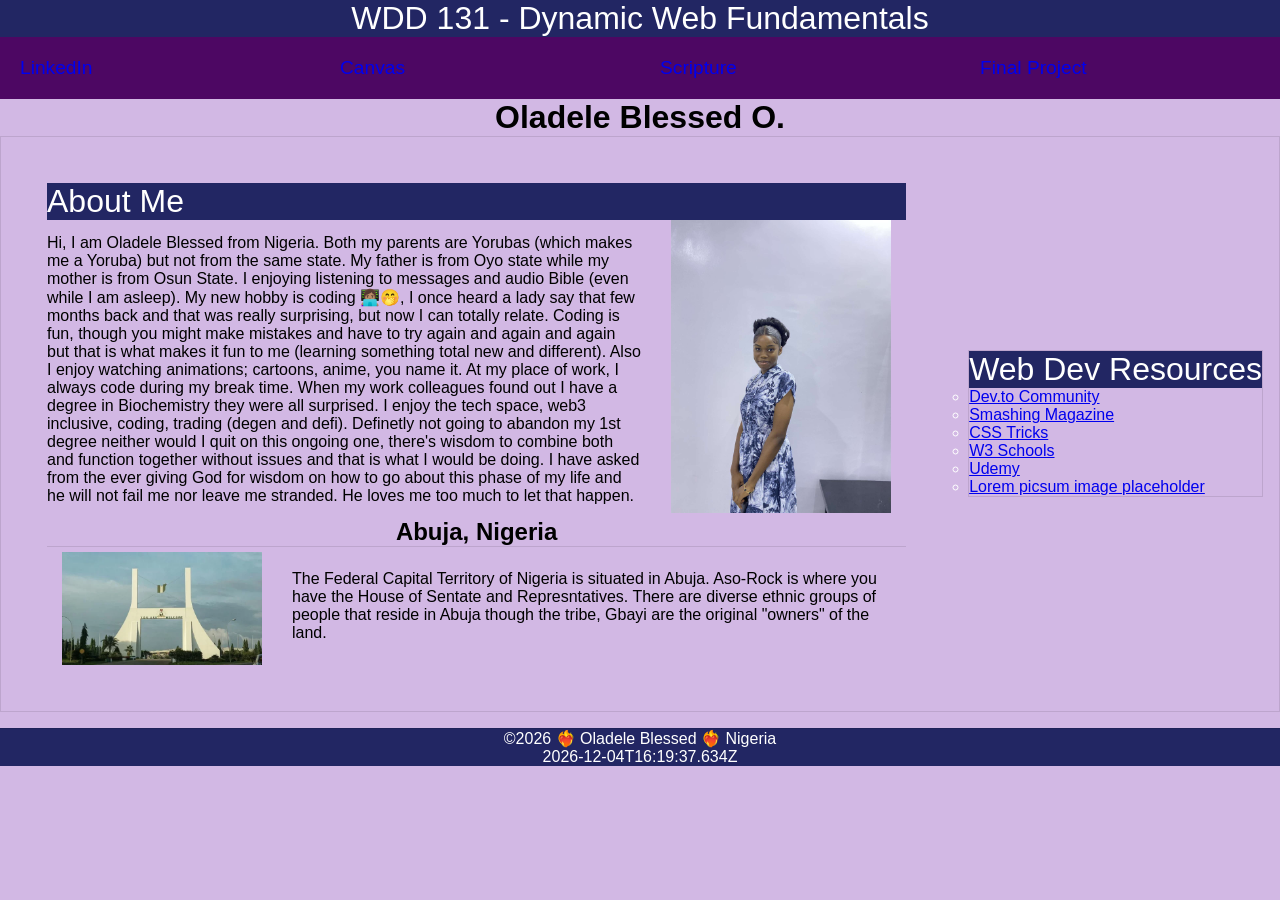
<file: index.html>
<!DOCTYPE html>
<html lang="en">

<head>
    <meta charset="UTF-8">
    <meta name="viewport" content="width=device-width, initial-scale=1.0">
    <title>WDD 131 - Dynamic Web Fundamentals - Oladele Blessed</title>
    <meta name="description" content="WDD 131 - Dynamic Web Fundamentals - Oladele Blessed My course landing page.">
    <meta name="author" content="Oladele Blessed">
    <link rel="stylesheet" href="styles/base.css">
    <link rel="preconnect" href="https://fonts.googleapis.com">
    <link rel="preconnect" href="https://fonts.gstatic.com" crossorigin>
    <link href="https://fonts.googleapis.com/css2?family=League+Spartan:wght@100..900&display=swap" rel="stylesheet">
    <script src="scripts/getdates.js" defer></script>
</head>

<body>
    <header>
        <span id="course-title">WDD 131 - Dynamic Web Fundamentals</span>
        <nav>
            <ul>
                <li><a href="https://www.linkedin.com/in/blessedoladele/">LinkedIn</a></li>
                <li><a href="https://byupw.instructure.com/">Canvas</a></li>
                <li><a
                        href="https://www.churchofjesuschrist.org/study/scriptures/nt/rom/8?lang=eng#note1_c">Scripture</a>
                </li>
                <li><a href="https://byupw.instructure.com/courses/47250/assignments/635804?module_item_id=1909189">Final
                        Project</a></li>
            </ul>
        </nav>
    </header>
    <main>
        <h1>Oladele Blessed O.</h1>
        <div class="sep">
            <section class="card" id="about">
                <span class="about">About Me</span>
                <div class="card1">
                    <p class="me">Hi, I am Oladele Blessed from Nigeria. Both my parents are Yorubas (which makes me a
                        Yoruba) but not from the same state. My father is from Oyo state while my mother is from
                        Osun State. I enjoying listening to messages and audio Bible (even while I am asleep). My
                        new hobby is coding 👩🏽‍💻🤭, I once heard a lady say that few months back and that was really
                        surprising, but now I can totally relate. Coding is fun, though you might make mistakes
                        and have to try again and again and again but that is what makes it fun to me (learning
                        something total new and different). Also I enjoy watching animations; cartoons, anime,
                        you name it. At my place of work, I always code during my break time. When my work colleagues
                        found out I have a degree in Biochemistry they were all surprised. I enjoy the tech space,
                        web3 inclusive, coding, trading (degen and defi). Definetly not going to abandon my 1st degree
                        neither would I quit on this ongoing one, there's wisdom to combine both and function together
                        without issues and that is what I would be doing. I have asked from the ever giving God for
                        wisdom
                        on how to go about this phase of my life and he will not fail me nor leave me stranded.
                        He loves me too much to let that happen.
                    </p>
                    <img src="./images/profile.jpg" alt="Blessed in a blue floral pattern gown">
                </div>
                <h2>Abuja, Nigeria</h2>
                <div class="card2">
                    <img src="./images/fct-abuja.webp" alt="Federal Capital Territory, Abuja.">
                    <p class="FCT">The Federal Capital Territory of Nigeria is situated in Abuja. Aso-Rock is where you
                        have
                        the House of
                        Sentate and Represntatives. There are diverse ethnic groups of people that reside in
                        Abuja though the tribe,
                        Gbayi are the original "owners" of the land.</p>
                </div>
            </section>
            <section class="card" id="dev">
                <div>
                    <span class="wed">Web Dev Resources</span>
                    <div class="dev">
                        <ul>
                            <li><a href="https://dev.to">Dev.to Community</a></li>
                            <li><a href="https://www.smashingmagazine.com">Smashing Magazine</a></li>
                            <li><a href="https://css-tricks.com">CSS Tricks</a></li>
                            <li><a href="https://www.w3schools.com">W3 Schools</a></li>
                            <li><a href="https://www.udemy.com">Udemy</a></li>
                            <li><a
                                    href="https://byupw.instructure.com/courses/47250/assignments/635804?module_item_id=1909189">Lorem
                                    picsum image placeholder</a></li>
                        </ul>
                    </div>
                </div>
            </section>
        </div>
    </main>
    <footer>
        <p>&copy;<span id="currentyear"></span> ❤️‍🔥 Oladele Blessed ❤️‍🔥 Nigeria</p>
        <p id="lastModified"></p>
    </footer>
</body>

</html>
</file>
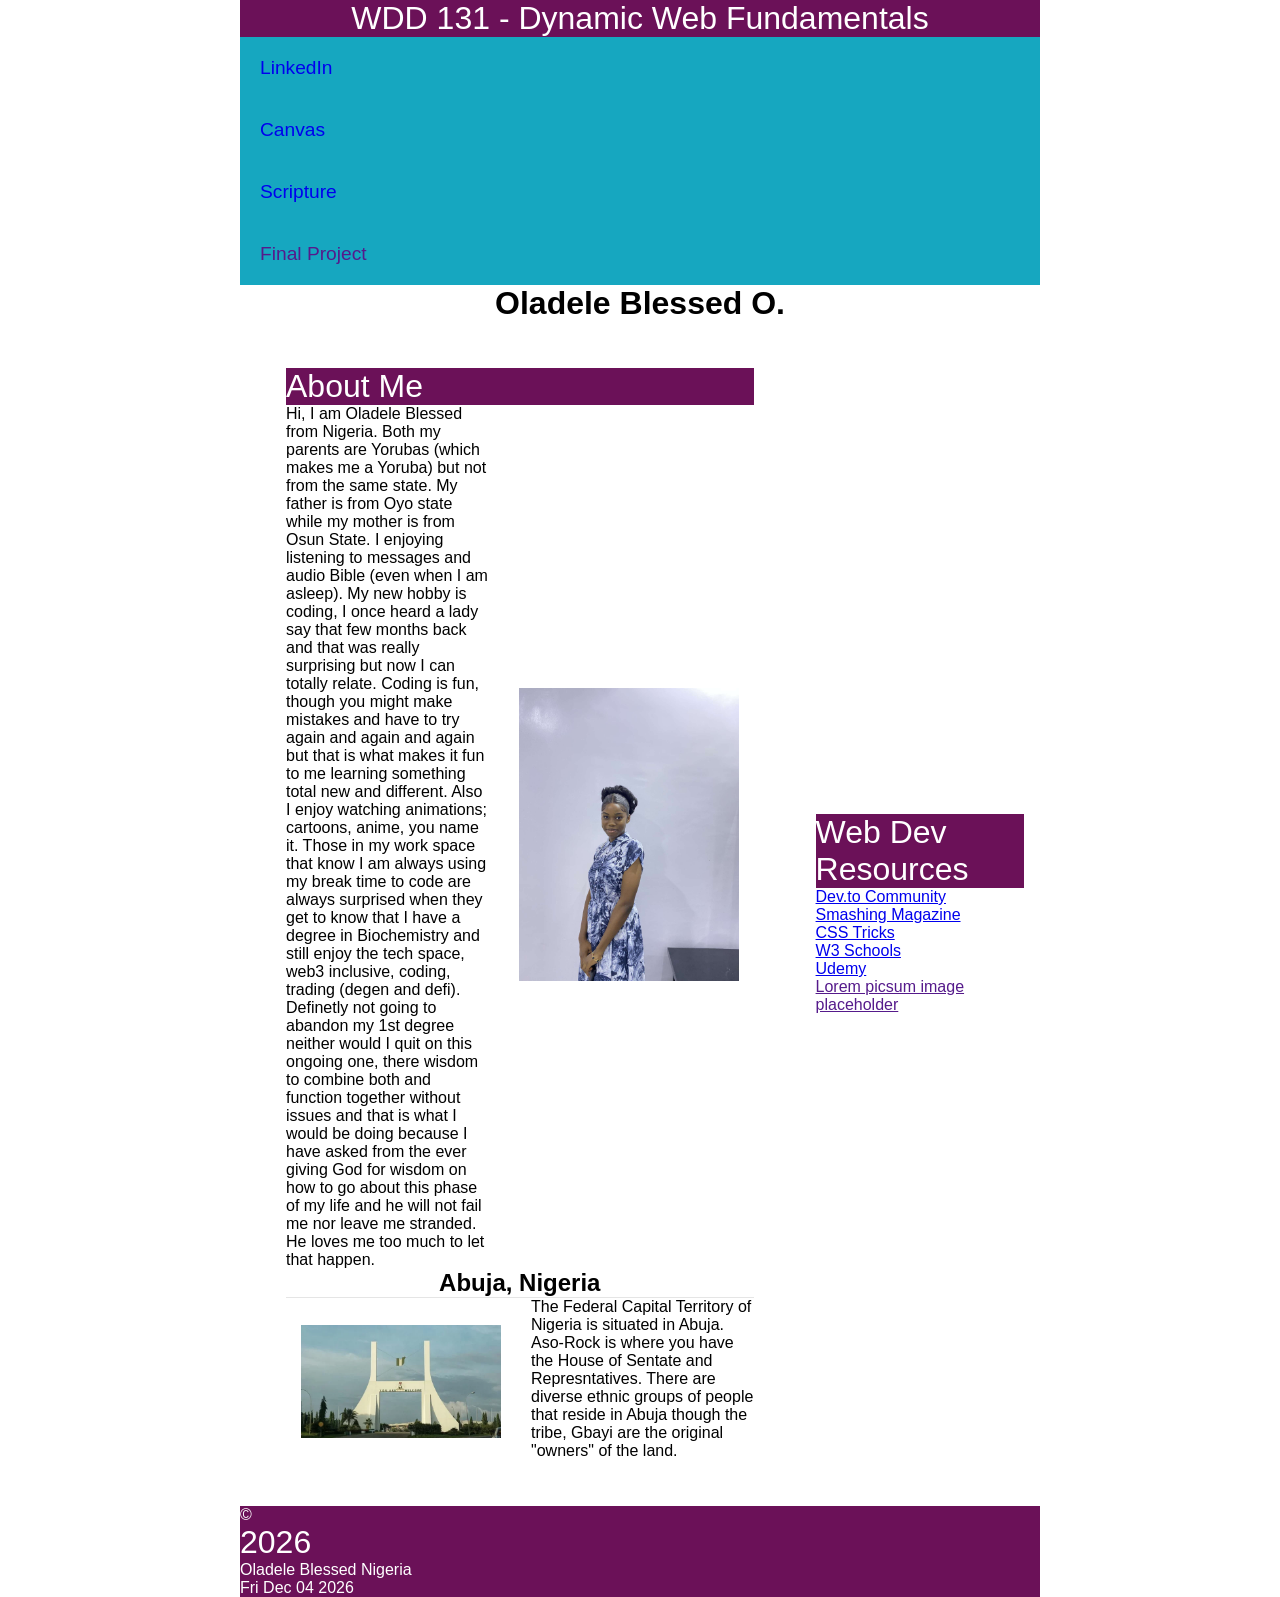
<file: week01/index.html>
<!DOCTYPE html>
<html lang="en">

<head>
    <meta charset="UTF-8">
    <meta name="viewport" content="width=device-width, initial-scale=1.0">
    <title>WDD 131 - Dynamic Web Fundamentals - Oladele Blessed</title>
    <meta name="description" content="WDD 131 - Dynamic Web Fundamentals - Oladele Blessed My course landing page.">
    <meta name="author" content="Oladele Blessed">
    <link rel="stylesheet" href="styles/base.css">
    <script src="./scripts/getdates.js" defer></script>
</head>

<body>
    <header>
        <span id="course-title">WDD 131 - Dynamic Web Fundamentals</span>
        <nav>
            <ul>
                <li><a href="https://www.linkedin.com/in/blessedoladele/">LinkedIn</a></li>
                <li><a href="https://byupw.instructure.com/">Canvas</a></li>
                <li><a
                        href="https://www.churchofjesuschrist.org/study/scriptures/nt/rom/8?lang=eng#note1_c">Scripture</a>
                </li>
                <li><a href="">Final Project</a></li>
            </ul>
        </nav>
    </header>
    <main>
        <h1>Oladele Blessed O.</h1>
        <div class="sep">
            <section class="card" id="about">
                <span>About Me</span>
                <div class="card1">
                    <p class="me">Hi, I am Oladele Blessed from Nigeria. Both my parents are Yorubas (which makes me a
                        Yoruba) but not from the same state. My father is from Oyo state while my mother is from
                        Osun State. I enjoying listening to messages and audio Bible (even when I am asleep). My
                        new hobby is coding, I once heard a lady say that few months back and that was really
                        surprising but now I can totally relate. Coding is fun, though you might make mistakes
                        and have to try again and again and again but that is what makes it fun to me learning
                        something total new and different. Also I enjoy watching animations; cartoons, anime,
                        you name it. Those in my work space that know I am always using my break time to code
                        are always surprised when they get to know that I have a degree in Biochemistry and
                        still enjoy the tech space, web3 inclusive, coding, trading (degen and defi). Definetly
                        not going to abandon my 1st degree neither would I quit on this ongoing one, there
                        wisdom to combine both and function together without issues and that is what I would be
                        doing because I have asked from the ever giving God for wisdom on how to go about this
                        phase of my life and he will not fail me nor leave me stranded. He loves me too much to
                        let that happen.
                    </p>
                    <img src="./images/profile.jpg" alt="Blessed in a blue floral pattern gown">
                </div>
                <h2>Abuja, Nigeria</h2>
                <div class="card2">
                    <img src="./images/fct-abuja.webp" alt="Federal Capital Territory, Abuja.">
                    <p class="FCT">The Federal Capital Territory of Nigeria is situated in Abuja. Aso-Rock is where you
                        have
                        the House of
                        Sentate and Represntatives. There are diverse ethnic groups of people that reside in
                        Abuja though the tribe,
                        Gbayi are the original "owners" of the land.</p>
                </div>
            </section>
            <section class="card" id="dev">
                <span>Web Dev Resources</span>
                <p>
                <ul>
                    <li><a href="https://dev.to">Dev.to Community</a></li>
                    <li><a href="https://www.smashingmagazine.com">Smashing Magazine</a></li>
                    <li><a href="https://css-tricks.com">CSS Tricks</a></li>
                    <li><a href="https://www.w3schools.com">W3 Schools</a></li>
                    <li><a href="https://www.udemy.com">Udemy</a></li>
                    <li><a href="">Lorem picsum image placeholder</a></li>
                </ul>
                </p>
            </section>
        </div>
    </main>
    <footer>
        <p>&copy;<span id="currentyear"></span> Oladele Blessed Nigeria</p>
        <p id="lastModified"></p>
    </footer>
</body>

</html>
</file>
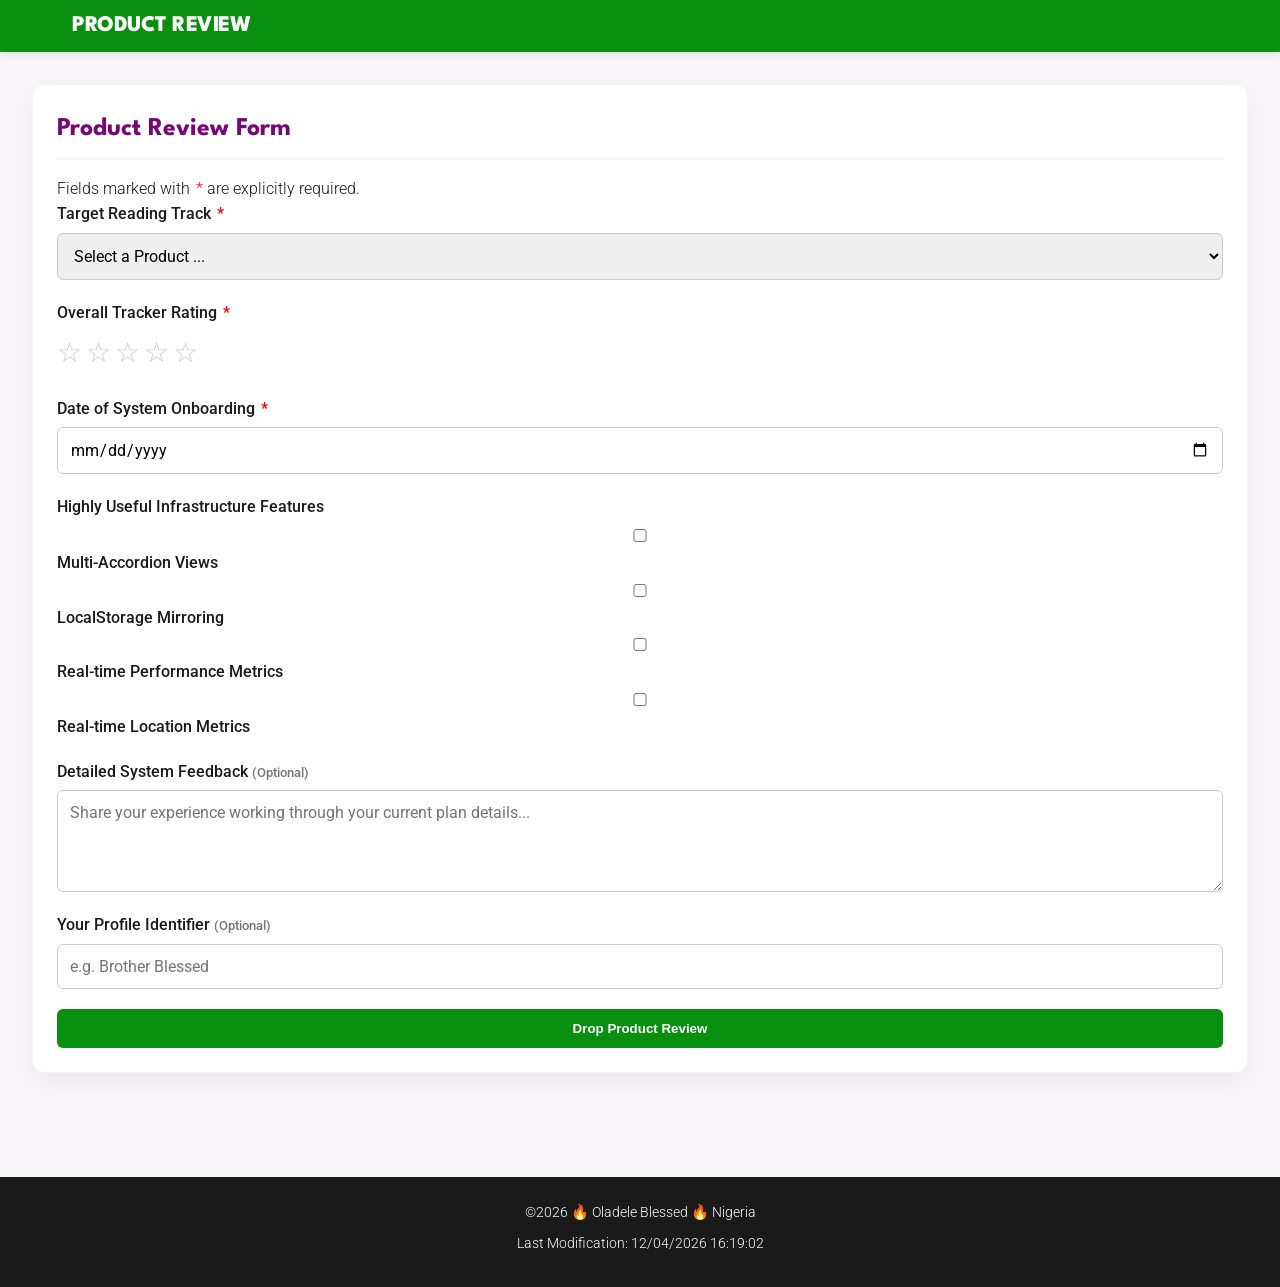
<file: form.html>
<!DOCTYPE html>
<html lang="en">
<head>
    <meta charset="UTF-8">
    <meta name="viewport" content="width=device-width, initial-scale=1.0">
    <title>Product Review</title>
    <meta name="description" content="WDD 131 | Basic Fundamentals in Web Development| Product review form for week 5">
    <meta name="author" content="Oladele Blessed">
    <link rel="preconnect" href="https://fonts.googleapis.com">
    <link rel="preconnect" href="https://fonts.gstatic.com" crossorigin>
    <link rel="stylesheet" href="https://fonts.googleapis.com/css2?family=League+Spartan:wght@400;600;800&family=Roboto:wght@300;400;500;700&display=swap">
    <link rel="stylesheet" href="styles/form.css">
    <link rel="stylesheet" href="styles/form-large.css">
    <script src="scripts/form.js" defer></script>
</head>
<body>
    <header>
        <div class="header-container">
            <div class="logo-area">
                <span class="brand-title">PRODUCT REVIEW</span>
            </div>
        </div>
    </header>
    <main>
        <div class="card">
            <h2>Product Review Form</h2>
            <p class="form-instruction">Fields marked with <span class="req">*</span> are explicitly required.</p>
            
            <form method="get" action="review.html" id="reviewForm" class="styled-form">
                <div class="form-group">
                    <label for="productName">Target Reading Track <span class="req">*</span></label>
                    <select id="productName" name="productName" required>
                        <option value="" disabled selected>Select a Product ...</option>
                    </select>
                </div>

                <div class="form-group">
                    <label>Overall Tracker Rating <span class="req">*</span></label>
                    <div class="star-rating-group" role="radiogroup" aria-label="Star rating selection">
                        <input type="radio" id="star5" name="rating" value="5" required><label for="star5" title="5 stars">☆</label>
                        <input type="radio" id="star4" name="rating" value="4" required><label for="star4" title="4 stars">☆</label>
                        <input type="radio" id="star3" name="rating" value="3" required><label for="star3" title="3 stars">☆</label>
                        <input type="radio" id="star2" name="rating" value="2" required><label for="star2" title="2 stars">☆</label>
                        <input type="radio" id="star1" name="rating" value="1" required><label for="star1" title="1 star">☆</label>
                    </div>
                </div>

                <div class="form-group">
                    <label for="dateInstall">Date of System Onboarding <span class="req">*</span></label>
                    <input type="date" id="dateInstall" name="dateInstall" required>
                </div>

                <div class="form-group">
                    <label>Highly Useful Infrastructure Features</label>
                    <div class="checkbox-row">
                        <input type="checkbox" name="features" id="cb1" value="accordion"><label class="check-label">Multi-Accordion Views</label>
                        <input type="checkbox" name="features" id="cb2" value="localstorage"><label class="check-label">LocalStorage Mirroring</label>
                        <input type="checkbox" name="features" id="cb3" value="metrics"><label class="check-label">Real-time Performance Metrics</label>
                        <input type="checkbox" name="features" id="cb4" value="location"><label class="check-label">Real-time Location Metrics</label>
                    </div>
                </div>

                <div class="form-group">
                    <label for="writtenReview">Detailed System Feedback <span class="optional">(Optional)</span></label>
                    <textarea id="writtenReview" name="writtenReview" rows="4" placeholder="Share your experience working through your current plan details..."></textarea>
                </div>

                <div class="form-group">
                    <label for="reviewerName">Your Profile Identifier <span class="optional">(Optional)</span></label>
                    <input type="text" id="reviewerName" name="reviewerName" placeholder="e.g. Brother Blessed">
                </div>

                <button type="submit" class="submit-button">Drop Product Review</button>
            </form>
        </div>
    </main>
    <footer>
        <div class="footcon">
            <p>&copy;<span id="currentyear"></span> 🔥 Oladele Blessed 🔥 Nigeria</p>
            <p>Last Modification: <span id="lastModified"></span></p>
        </div>
    </footer>
</body>
</html>
</file>
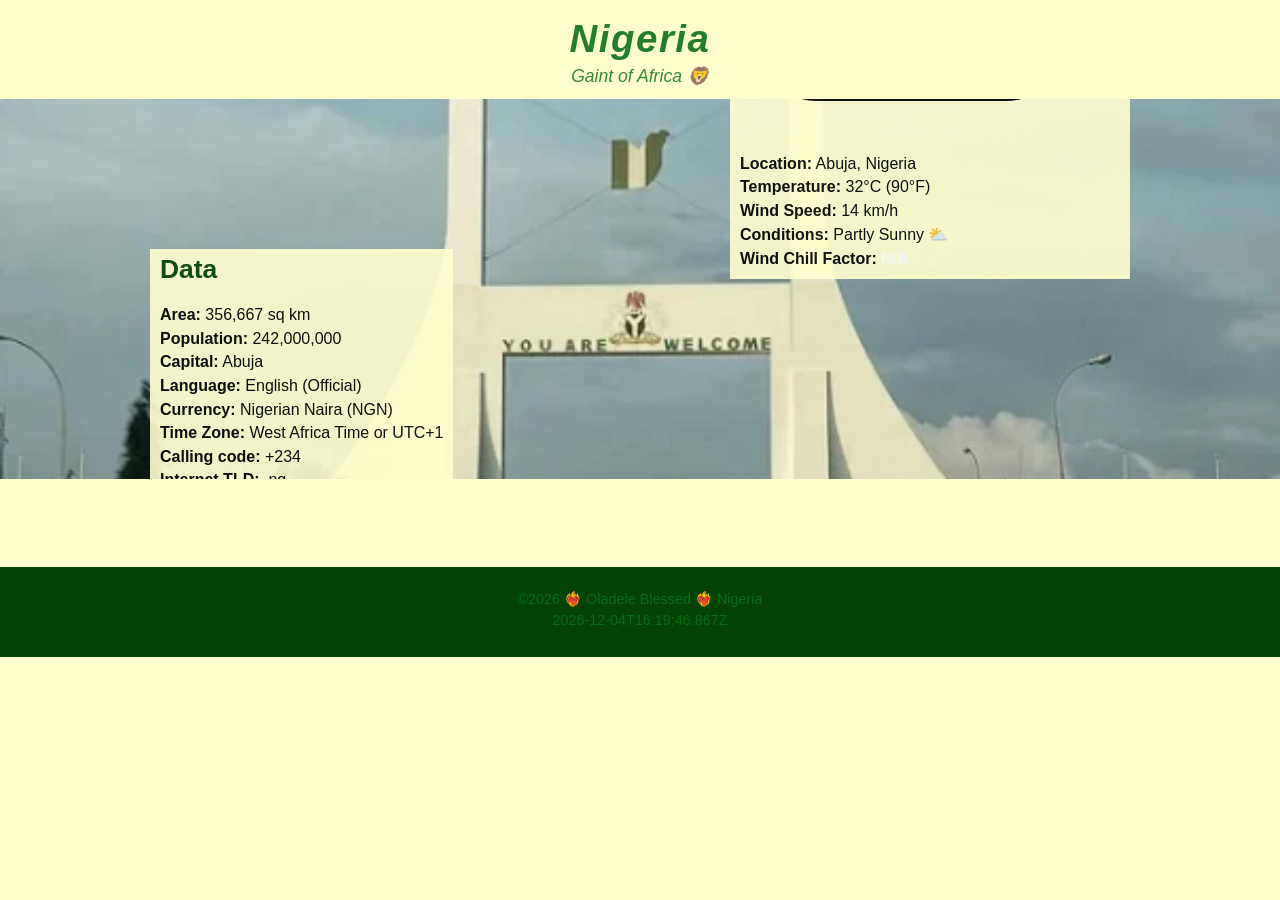
<file: place.html>
<!DOCTYPE html>
<html lang="en">

<head>
    <meta charset="UTF-8">
    <meta name="viewport" content="width=device-width, initial-scale=1.0">
    <title>WDD 131 - Place - Oladele Blessed</title>
    <meta name="description" content="WDD 131 - Dynamic Web Fundamentals - Oladele Blessed My course landing page.">
    <meta name="author" content="Oladele Blessed">
    <link rel="stylesheet" href="styles/place.css">
    <link rel="stylesheet" href="styles/place-large.css">
    <link rel="preconnect" href="https://fonts.googleapis.com">
    <link rel="preconnect" href="https://fonts.gstatic.com" crossorigin>
    <link href="https://fonts.googleapis.com/css2?family=League+Spartan:wght@100..900&display=swap" rel="stylesheet">
    <script src="scripts/place.js" defer></script>
</head>

<body>
    <header>
        <h1>Nigeria</h1>
        <p class="tagline">Gaint of Africa 🦁</p>
    </header>

    <div class="hero">
        <picture>
            <source media="(min-width: 768px)" srcset="images/fct-abuja.webp">
            <img src="images/fct-abuja.webp" alt="Aerial view of FCT, Nigeria" width="1200" height="600"
                loading="eager" />
        </picture>
        <div class="container">
            <section class="data">
                <h2 class="data-heading">Data</h2>
                <div class="data-content">
                    <div class="data-details">
                        <p><strong>Area:</strong> 356,667 sq km</p>
                        <p><strong>Population:</strong> 242,000,000</p>
                        <p><strong>Capital:</strong> Abuja</p>
                        <p><strong>Language:</strong> English (Official)</p>
                        <p><strong>Currency:</strong> Nigerian Naira (NGN)</p>
                        <p><strong>Time Zone:</strong> West Africa Time or UTC+1</p>
                        <p><strong>Calling code:</strong> +234</p>
                        <p><strong>Internet TLD:</strong> .ng</p>
                    </div>
                </div>
            </section>

            <section class="weather">
                <h2 class="weather-heading">Data <span class="weather-icon"><img src="images/cloud-sun-solid-full.svg"
                            alt="Weather Icon"></span></h2>
                <div class="weather-content">
                    <div class="weather-details">
                        <p><strong>Location:</strong> Abuja, Nigeria</p>
                        <p><strong>Temperature:</strong> 32°C (90°F)</p>
                        <p><strong>Wind Speed:</strong> 14 km/h</p>
                        <p><strong>Conditions:</strong> Partly Sunny ⛅</p>
                        <p><strong>Wind Chill Factor:</strong> <span id="wind-chill">Calculating...</span></p>
                    </div>
                </div>
            </section>
        </div>
    </div>
    <main>
        <!-- main can be minimal since content is in hero -->
    </main>
    <footer>
        <p>&copy;<span id="currentyear"></span> ❤️‍🔥 Oladele Blessed ❤️‍🔥 Nigeria</p>
        <p id="lastModified"></p>
    </footer>
</body>

</html>
</file>
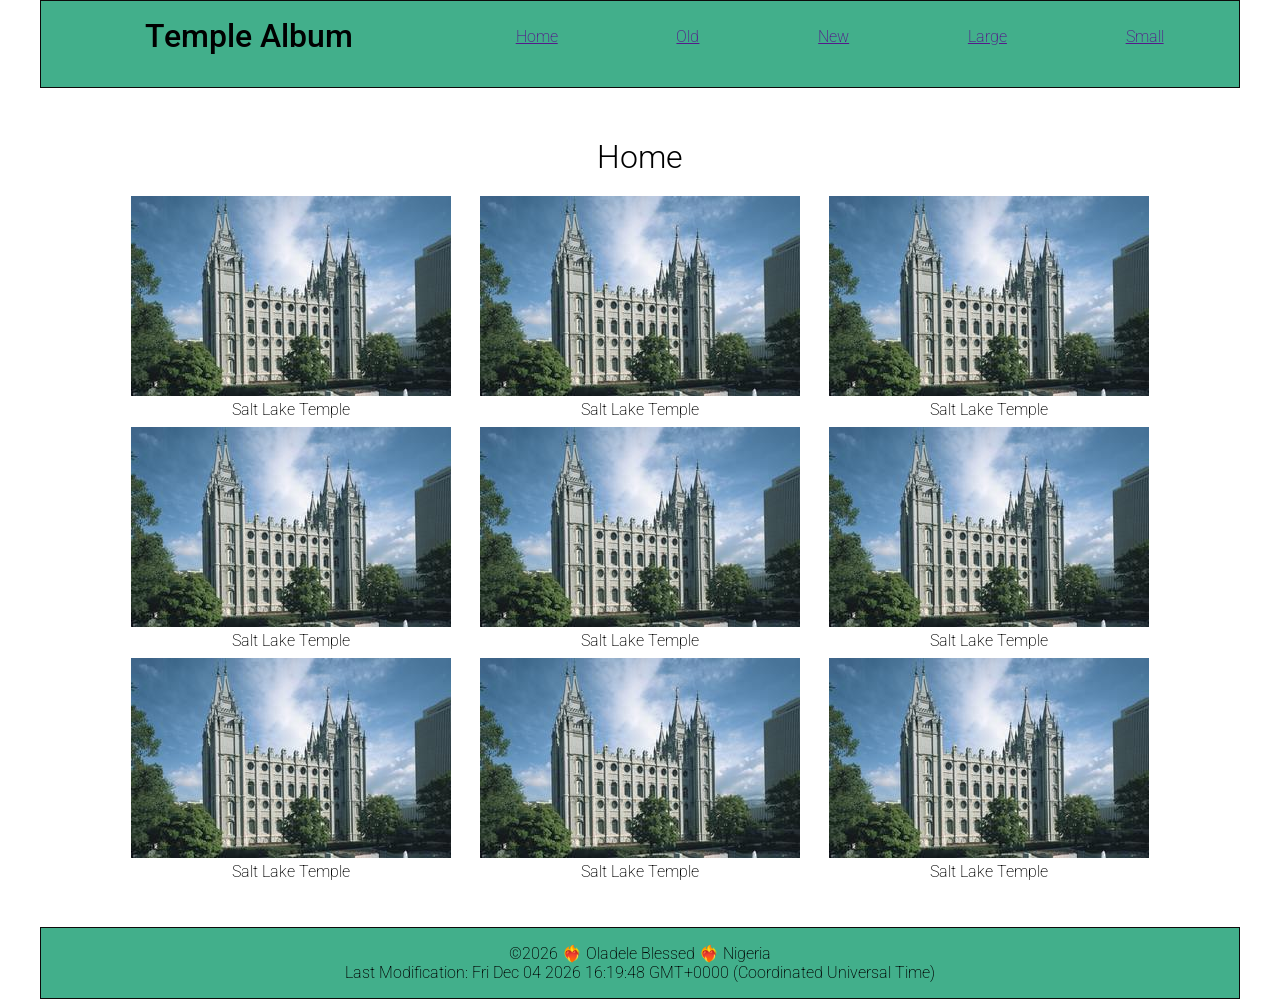
<file: temples.html>
<!DOCTYPE html>
<html lang="en">

<head>
    <meta charset="UTF-8">
    <meta name="viewport" content="width=device-width, initial-scale=1.0">
    <title>WDD 131 - Temples</title>
    <meta name="description" content="Temples activity week 02 page for WDD 131 - Dynamic Wed Fundamentals.">
    <meta name="author" content="Oladele Blessed">
    <link rel="preconnect" href="https://fonts.googleapis.com">
    <link rel="preconnect" href="https://fonts.gstatic.com" crossorigin>
    <link rel="stylesheet"
        href="https://fonts.googleapis.com/css2?family=League+Spartan:wght@100..900&family=Roboto:ital,wght@0,100..900;1,100..900&display=swap">
    <link rel="stylesheet" href="styles/temples.css">
    <link rel="stylesheet" href="styles/temples-large.css">
    <script src="scripts/temples.js" defer></script>
</head>

<body>
    <header>
        <span class="temp">Temple Album</span>
        <nav class="off-screen-menu">
            <ul>
                <li><a href="">Home</a></li>
                <li><a href="">Old</a></li>
                <li><a href="">New</a></li>
                <li><a href="">Large</a></li>
                <li><a href="">Small</a></li>
            </ul>
        </nav>

        <div class="ham-container">
            <div class="ham-menu">
                <span></span>
                <span></span>
                <span></span>
                <span></span>
                <span></span>
            </div>
        </div>
    </header>
    <main>
        <h1>Home</h1>
        <div class="img-container">
            <figure>
                <img src="images/salt-lake-temple.jpg" alt="Salt Lake Temple at Noon.">
                <figcaption>Salt Lake Temple</figcaption>
            </figure>
            <figure>
                <img src="images/salt-lake-temple.jpg" alt="Salt Lake Temple at Noon.">
                <figcaption>Salt Lake Temple</figcaption>
            </figure>
            <figure>
                <img src="images/salt-lake-temple.jpg" alt="Salt Lake Temple at Noon.">
                <figcaption>Salt Lake Temple</figcaption>
            </figure>
            <figure>
                <img src="images/salt-lake-temple.jpg" alt="Salt Lake Temple at Noon.">
                <figcaption>Salt Lake Temple</figcaption>
            </figure>
            <figure>
                <img src="images/salt-lake-temple.jpg" alt="Salt Lake Temple at Noon.">
                <figcaption>Salt Lake Temple</figcaption>
            </figure>
            <figure>
                <img src="images/salt-lake-temple.jpg" alt="Salt Lake Temple at Noon.">
                <figcaption>Salt Lake Temple</figcaption>
            </figure>
            <figure>
                <img src="images/salt-lake-temple.jpg" alt="Salt Lake Temple at Noon.">
                <figcaption>Salt Lake Temple</figcaption>
            </figure>
            <figure>
                <img src="images/salt-lake-temple.jpg" alt="Salt Lake Temple at Noon.">
                <figcaption>Salt Lake Temple</figcaption>
            </figure>
            <figure>
                <img src="images/salt-lake-temple.jpg" alt="Salt Lake Temple at Noon.">
                <figcaption>Salt Lake Temple</figcaption>
            </figure>
        </div>
    </main>
    <footer>
        <p>&copy;<span id="currentyear"></span> ❤️‍🔥 Oladele Blessed ❤️‍🔥 Nigeria</p>
        <p>Last Modification: <span id="lastModified"></span></p>
    </footer>
</body>

</html>
</file>
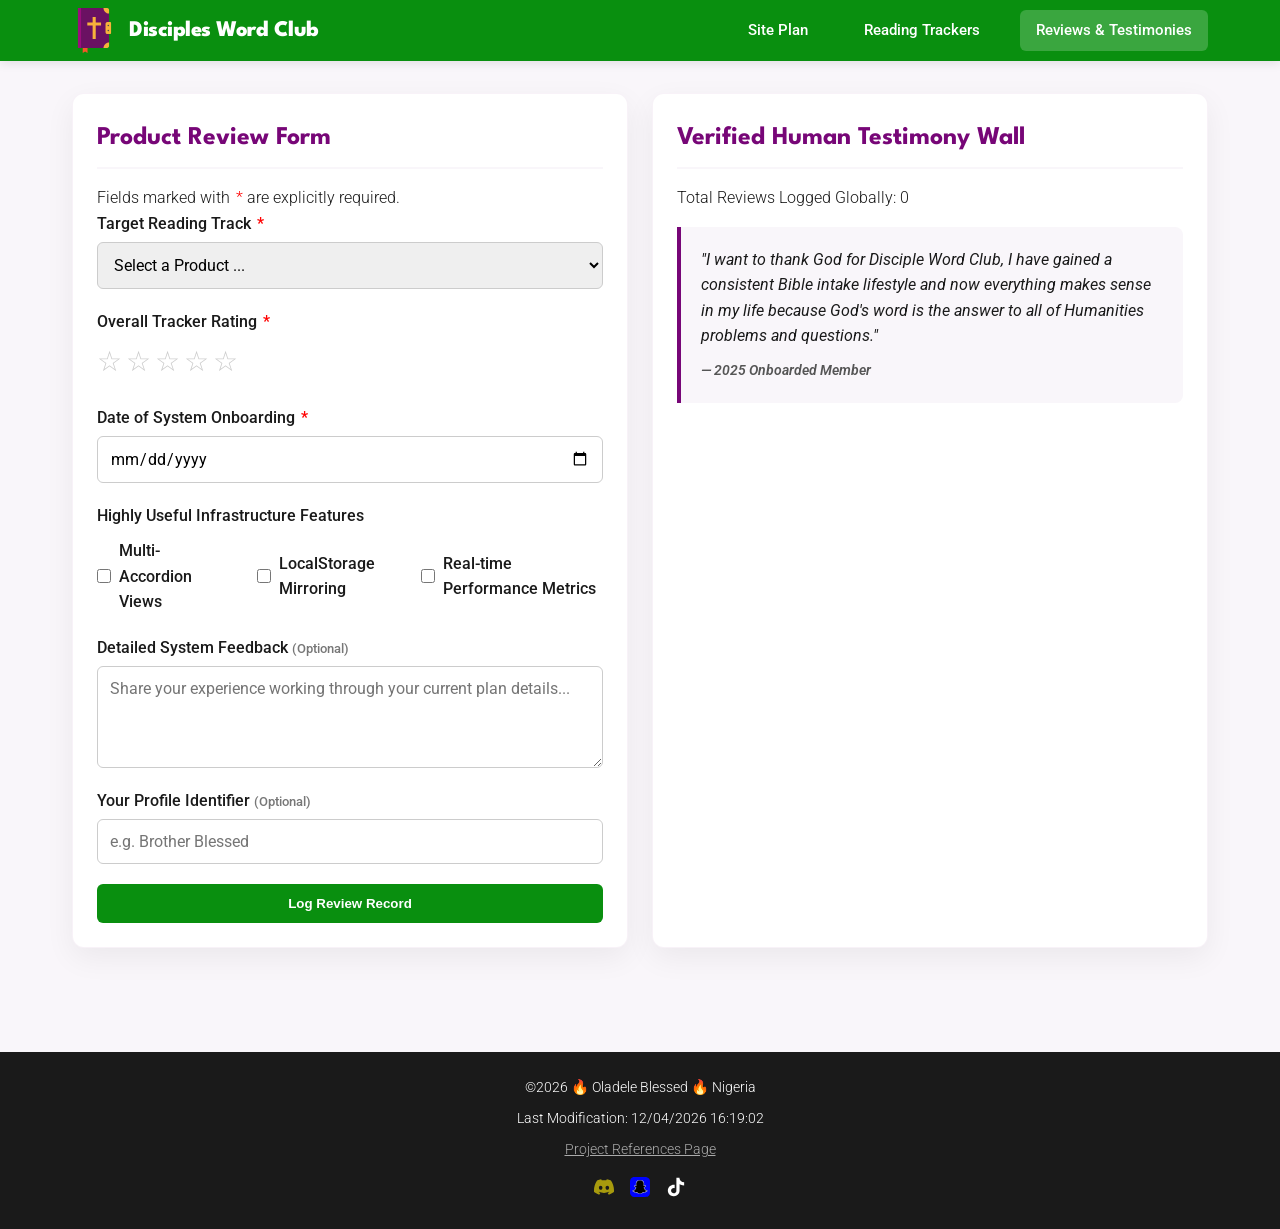
<file: project/review.html>
<!DOCTYPE html>
<html lang="en">
<head>
    <meta charset="UTF-8">
    <meta name="viewport" content="width=device-width, initial-scale=1.0">
    <title>Feedback Hub | Disciples Word Club</title>
    <meta name="description" content="Submit structural program evaluations and read live human accountability reports.">
    <meta name="author" content="Oladele Blessed">
    <link rel="preconnect" href="https://fonts.googleapis.com">
    <link rel="preconnect" href="https://fonts.gstatic.com" crossorigin>
    <link rel="stylesheet" href="https://fonts.googleapis.com/css2?family=League+Spartan:wght@400;600;800&family=Roboto:wght@300;400;500;700&display=swap">
    <link rel="stylesheet" href="styles/siteplan.css">
    <link rel="stylesheet" href="styles/siteplan-large.css">
    <script src="scripts/siteplan.js" defer></script>
</head>
<body>
    <header>
        <div class="header-container">
            <div class="logo-area">
                <img src="images/bible-svgrepo-com.svg" alt="Disciple Bible Logo" width="70" height="70" loading="eager">
                <span class="brand-title">Disciples Word Club</span>
            </div>
            <a href="#" id="hambutton" aria-label="Toggle navigation menu">
                <span></span>
                <span></span>
                <span></span>
            </a>
            <nav id="navmenu">
                <a href="siteplan.html">Site Plan</a>
                <a href="trackers.html">Reading Trackers</a>
                <a href="review.html" class="active">Reviews & Testimonies</a>
            </nav>
        </div>
    </header>

    <main>
        <section class="grid-two-col">
            <div class="card">
                <h2>Product Review Form</h2>
                <p class="form-instruction">Fields marked with <span class="req">*</span> are explicitly required.</p>
                
                <form method="get" action="reviews.html" id="reviewForm" class="styled-form">
                    <div class="form-group">
                        <label for="productName">Target Reading Track <span class="req">*</span></label>
                        <select id="productName" name="productName" required>
                            <option value="" disabled selected>Select a Product ...</option>
                        </select>
                    </div>

                    <div class="form-group">
                        <label>Overall Tracker Rating <span class="req">*</span></label>
                        <div class="star-rating-group" role="radiogroup" aria-label="Star rating selection">
                            <input type="radio" id="star5" name="rating" value="5" required><label for="star5" title="5 stars">☆</label>
                            <input type="radio" id="star4" name="rating" value="4"><label for="star4" title="4 stars">☆</label>
                            <input type="radio" id="star3" name="rating" value="3"><label for="star3" title="3 stars">☆</label>
                            <input type="radio" id="star2" name="rating" value="2"><label for="star2" title="2 stars">☆</label>
                            <input type="radio" id="star1" name="rating" value="1"><label for="star1" title="1 star">☆</label>
                        </div>
                    </div>

                    <div class="form-group">
                        <label for="dateInstall">Date of System Onboarding <span class="req">*</span></label>
                        <input type="date" id="dateInstall" name="dateInstall" required>
                    </div>

                    <div class="form-group">
                        <label>Highly Useful Infrastructure Features</label>
                        <div class="checkbox-row">
                            <label class="check-label"><input type="checkbox" name="features" value="accordion"> Multi-Accordion Views</label>
                            <label class="check-label"><input type="checkbox" name="features" value="localstorage"> LocalStorage Mirroring</label>
                            <label class="check-label"><input type="checkbox" name="features" value="metrics"> Real-time Performance Metrics</label>
                        </div>
                    </div>

                    <div class="form-group">
                        <label for="writtenReview">Detailed System Feedback <span class="optional">(Optional)</span></label>
                        <textarea id="writtenReview" name="writtenReview" rows="4" placeholder="Share your experience working through your current plan details..."></textarea>
                    </div>

                    <div class="form-group">
                        <label for="reviewerName">Your Profile Identifier <span class="optional">(Optional)</span></label>
                        <input type="text" id="reviewerName" name="reviewerName" placeholder="e.g. Brother Blessed">
                    </div>

                    <button type="submit" class="submit-button">Log Review Record</button>
                </form>
            </div>

            <!-- Verified Testimonies Wall Component -->
            <div class="card testimonies-panel">
                <h2>Verified Human Testimony Wall</h2>
                <div class="reviews-counter-badge">
                    Total Reviews Logged Globally: <span id="localReviewCount">0</span>
                </div>
                
                <div class="testimony-card marquee-style">
                    <blockquote>
                        "I want to thank God for Disciple Word Club, I have gained a consistent Bible intake lifestyle and now everything makes sense in my life because God's word is the answer to all of Humanities problems and questions."
                    </blockquote>
                    <cite>— 2025 Onboarded Member</cite>
                </div>
                <div id="dynamicReviewsTarget"></div>
            </div>
        </section>
    </main>

    <footer>
        <div class="footcon">
            <p>&copy;<span id="currentyear"></span> 🔥 Oladele Blessed 🔥 Nigeria</p>
            <p>Last Modification: <span id="lastModified"></span></p>
            <p><a href="references.html" class="ref-link">Project References Page</a></p>
        </div>
        <nav class="socialmedia">
            <a href="https://discord.com" target="_blank" rel="noopener"><img src="images/discord-icon-svgrepo-com.svg" alt="Discord" width="20" height="20" loading="lazy"></a>
            <a href="https://snapchat.com" target="_blank" rel="noopener"><img src="images/snapchat-logo-svgrepo-com.svg" alt="Snapchat" width="20" height="20" loading="lazy"></a>
            <a href="https://tiktok.com" target="_blank" rel="noopener"><img src="images/tiktok-svgrepo-com.svg" alt="TikTok" width="20" height="20" loading="lazy"></a>
        </nav>
    </footer>
</body>
</html>
</file>
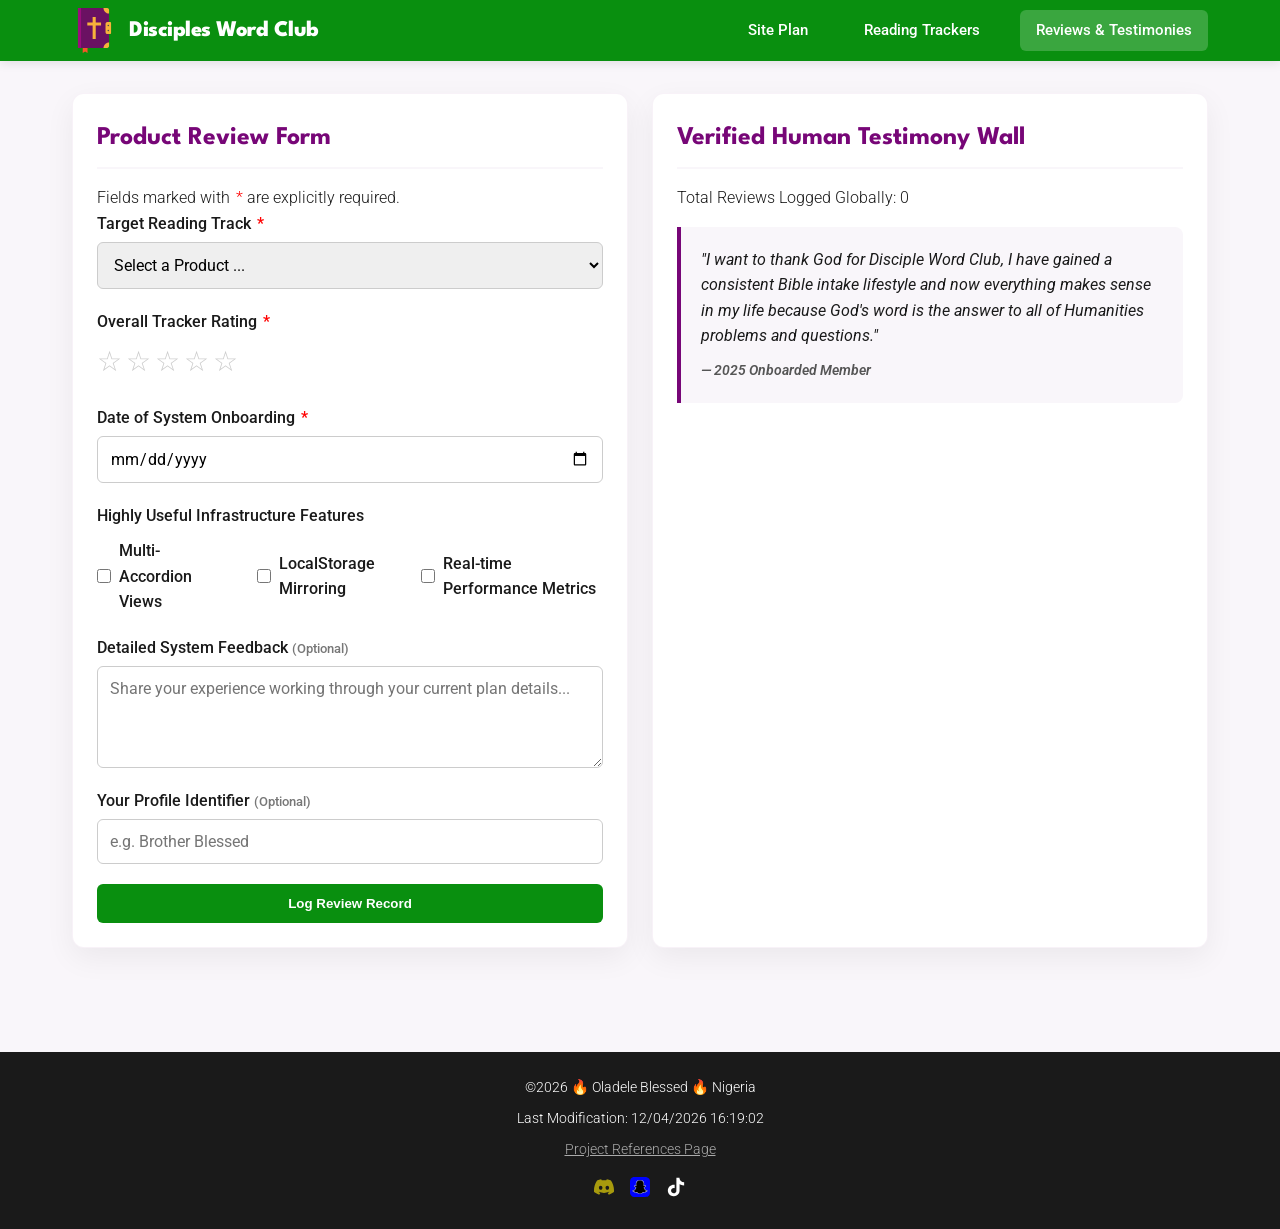
<file: project/reviews.html>
<!DOCTYPE html>
<html lang="en">
<head>
    <meta charset="UTF-8">
    <meta name="viewport" content="width=device-width, initial-scale=1.0">
    <title>Feedback Hub | Disciples Word Club</title>
    <meta name="description" content="Submit structural program evaluations and read live human accountability reports.">
    <meta name="author" content="Oladele Blessed">
    <link rel="preconnect" href="https://fonts.googleapis.com">
    <link rel="preconnect" href="https://fonts.gstatic.com" crossorigin>
    <link rel="stylesheet" href="https://fonts.googleapis.com/css2?family=League+Spartan:wght@400;600;800&family=Roboto:wght@300;400;500;700&display=swap">
    <link rel="stylesheet" href="styles/siteplan.css">
    <link rel="stylesheet" href="styles/siteplan-large.css">
    <script src="scripts/siteplan.js" defer></script>
</head>
<body>
    <header>
        <div class="header-container">
            <div class="logo-area">
                <img src="images/bible-svgrepo-com.svg" alt="Disciple Bible Logo" width="70" height="70" loading="eager">
                <span class="brand-title">Disciples Word Club</span>
            </div>
            <a href="#" id="hambutton" aria-label="Toggle navigation menu">
                <span></span>
                <span></span>
                <span></span>
            </a>
            <nav id="navmenu">
                <a href="siteplan.html">Site Plan</a>
                <a href="trackers.html">Reading Trackers</a>
                <a href="reviews.html" class="active">Reviews & Testimonies</a>
            </nav>
        </div>
    </header>

    <main>
        <section class="grid-two-col">
            <div class="card">
                <h2>Product Review Form</h2>
                <p class="form-instruction">Fields marked with <span class="req">*</span> are explicitly required.</p>
                
                <form method="get" action="reviews.html" id="reviewForm" class="styled-form">
                    <div class="form-group">
                        <label for="productName">Target Reading Track <span class="req">*</span></label>
                        <select id="productName" name="productName" required>
                            <option value="" disabled selected>Select a Product ...</option>
                        </select>
                    </div>

                    <div class="form-group">
                        <label>Overall Tracker Rating <span class="req">*</span></label>
                        <div class="star-rating-group" role="radiogroup" aria-label="Star rating selection">
                            <input type="radio" id="star5" name="rating" value="5" required><label for="star5" title="5 stars">☆</label>
                            <input type="radio" id="star4" name="rating" value="4"><label for="star4" title="4 stars">☆</label>
                            <input type="radio" id="star3" name="rating" value="3"><label for="star3" title="3 stars">☆</label>
                            <input type="radio" id="star2" name="rating" value="2"><label for="star2" title="2 stars">☆</label>
                            <input type="radio" id="star1" name="rating" value="1"><label for="star1" title="1 star">☆</label>
                        </div>
                    </div>

                    <div class="form-group">
                        <label for="dateInstall">Date of System Onboarding <span class="req">*</span></label>
                        <input type="date" id="dateInstall" name="dateInstall" required>
                    </div>

                    <div class="form-group">
                        <label>Highly Useful Infrastructure Features</label>
                        <div class="checkbox-row">
                            <label class="check-label"><input type="checkbox" name="features" value="accordion"> Multi-Accordion Views</label>
                            <label class="check-label"><input type="checkbox" name="features" value="localstorage"> LocalStorage Mirroring</label>
                            <label class="check-label"><input type="checkbox" name="features" value="metrics"> Real-time Performance Metrics</label>
                        </div>
                    </div>

                    <div class="form-group">
                        <label for="writtenReview">Detailed System Feedback <span class="optional">(Optional)</span></label>
                        <textarea id="writtenReview" name="writtenReview" rows="4" placeholder="Share your experience working through your current plan details..."></textarea>
                    </div>

                    <div class="form-group">
                        <label for="reviewerName">Your Profile Identifier <span class="optional">(Optional)</span></label>
                        <input type="text" id="reviewerName" name="reviewerName" placeholder="e.g. Brother Blessed">
                    </div>

                    <button type="submit" class="submit-button">Log Review Record</button>
                </form>
            </div>

            <!-- Verified Testimonies Wall Component -->
            <div class="card testimonies-panel">
                <h2>Verified Human Testimony Wall</h2>
                <div class="reviews-counter-badge">
                    Total Reviews Logged Globally: <span id="localReviewCount">0</span>
                </div>
                
                <div class="testimony-card marquee-style">
                    <blockquote>
                        "I want to thank God for Disciple Word Club, I have gained a consistent Bible intake lifestyle and now everything makes sense in my life because God's word is the answer to all of Humanities problems and questions."
                    </blockquote>
                    <cite>— 2025 Onboarded Member</cite>
                </div>
                <div id="dynamicReviewsTarget"></div>
            </div>
        </section>
    </main>

    <footer>
        <div class="footcon">
            <p>&copy;<span id="currentyear"></span> 🔥 Oladele Blessed 🔥 Nigeria</p>
            <p>Last Modification: <span id="lastModified"></span></p>
            <p><a href="references.html" class="ref-link">Project References Page</a></p>
        </div>
        <nav class="socialmedia">
            <a href="https://discord.com" target="_blank" rel="noopener"><img src="images/discord-icon-svgrepo-com.svg" alt="Discord" width="20" height="20" loading="lazy"></a>
            <a href="https://snapchat.com" target="_blank" rel="noopener"><img src="images/snapchat-logo-svgrepo-com.svg" alt="Snapchat" width="20" height="20" loading="lazy"></a>
            <a href="https://tiktok.com" target="_blank" rel="noopener"><img src="images/tiktok-svgrepo-com.svg" alt="TikTok" width="20" height="20" loading="lazy"></a>
        </nav>
    </footer>
</body>
</html>
</file>
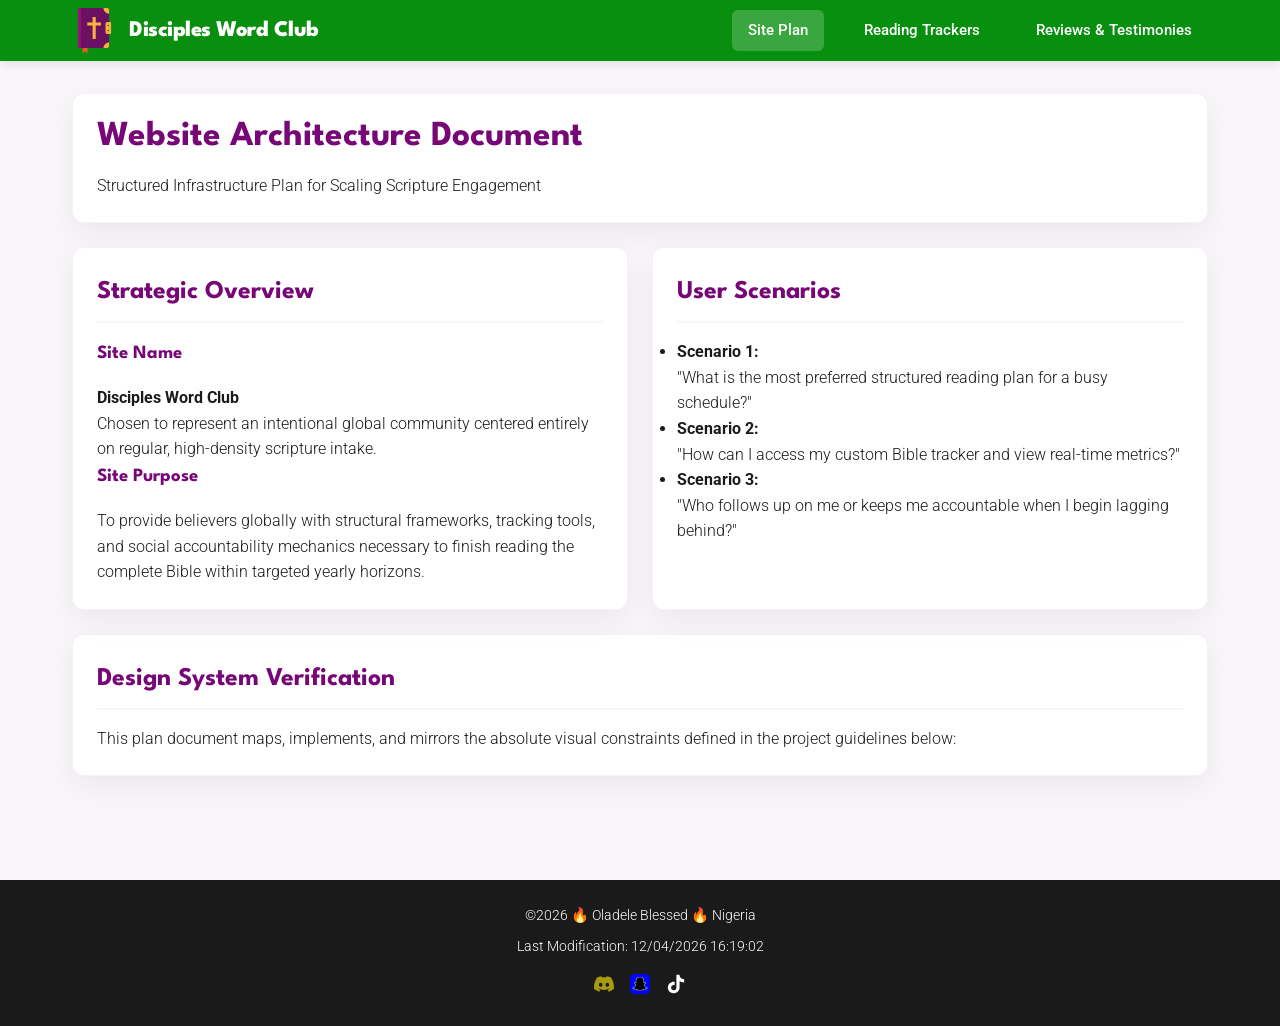
<file: project/siteplan.html>
<!DOCTYPE html>
<html lang="en">
<head>
    <meta charset="UTF-8">
    <meta name="viewport" content="width=device-width, initial-scale=1.0">
    <title>Site Plan | Disciples Word Club</title>
    <meta name="description" content="WDD 131 Final Project for Blessed Disciples Word Club project.">
    <meta name="author" content="Oladele Blessed">
    <link rel="preconnect" href="https://fonts.googleapis.com">
    <link rel="preconnect" href="https://fonts.gstatic.com" crossorigin>
    <link rel="stylesheet" href="https://fonts.googleapis.com/css2?family=League+Spartan:wght@400;600;800&family=Roboto:wght@300;400;500;700&display=swap">
    <link rel="stylesheet" href="styles/siteplan.css">
    <link rel="stylesheet" href="styles/siteplan-large.css">
    <script src="scripts/siteplan.js" defer></script>
</head>
<body>
    <header>
        <div class="header-container">
            <div class="logo-area">
                <img src="images/bible-svgrepo-com.svg" alt="Disciple Bible Logo" width="70" height="70" loading="eager">
                <span class="brand-title">Disciples Word Club</span>
            </div>
            <a href="#" id="hambutton" aria-label="Toggle navigation menu">
                <span></span>
                <span></span>
                <span></span>
            </a>
            <nav id="navmenu">
                <a href="siteplan.html" class="active">Site Plan</a>
                <a href="trackers.html">Reading Trackers</a>
                <a href="review.html">Reviews & Testimonies</a>
            </nav>
        </div>
    </header>

    <main>
        <section class="card plan-hero">
            <h1>Website Architecture Document</h1>
            <p class="subtitle">Structured Infrastructure Plan for Scaling Scripture Engagement</p>
        </section>

        <section class="grid-two-col">
            <div class="card">
                <h2>Strategic Overview</h2>
                <div class="meta-group">
                    <h3>Site Name</h3>
                    <p><strong>Disciples Word Club</strong></p>
                    <p>Chosen to represent an intentional global community centered entirely on regular, high-density scripture intake.</p>
                </div>
                <div class="meta-group">
                    <h3>Site Purpose</h3>
                    <p>To provide believers globally with structural frameworks, tracking tools, and social accountability mechanics necessary to finish reading the complete Bible within targeted yearly horizons.</p>
                </div>
            </div>

            <div class="card">
                <h2>User Scenarios</h2>
                <ul class="scenario-list">
                    <li>
                        <strong>Scenario 1:</strong> 
                        <p>"What is the most preferred structured reading plan for a busy schedule?"</p>
                    </li>
                    <li>
                        <strong>Scenario 2:</strong> 
                        <p>"How can I access my custom Bible tracker and view real-time metrics?"</p>
                    </li>
                    <li>
                        <strong>Scenario 3:</strong> 
                        <p>"Who follows up on me or keeps me accountable when I begin lagging behind?"</p>
                    </li>
                </ul>
            </div>
        </section>

        <section class="card spec-sheet">
            <h2>Design System Verification</h2>
            <p>This plan document maps, implements, and mirrors the absolute visual constraints defined in the project guidelines below:</p>
            
        </section>
    </main>

    <footer>
        <div class="footcon">
            <p>&copy;<span id="currentyear"></span> 🔥 Oladele Blessed 🔥 Nigeria</p>
            <p>Last Modification: <span id="lastModified"></span></p>
            <!-- <p><a href="references.html" class="ref-link">Project References Page</a></p> -->
        </div>
        <nav class="socialmedia">
            <a href="https://discord.com" target="_blank" rel="noopener"><img src="images/discord-icon-svgrepo-com.svg" alt="Discord" width="20" height="20" loading="lazy"></a>
            <a href="https://snapchat.com" target="_blank" rel="noopener"><img src="images/snapchat-logo-svgrepo-com.svg" alt="Snapchat" width="20" height="20" loading="lazy"></a>
            <a href="https://tiktok.com" target="_blank" rel="noopener"><img src="images/tiktok-svgrepo-com.svg" alt="TikTok" width="20" height="20" loading="lazy"></a>
        </nav>
    </footer>
</body>
</html>
</file>
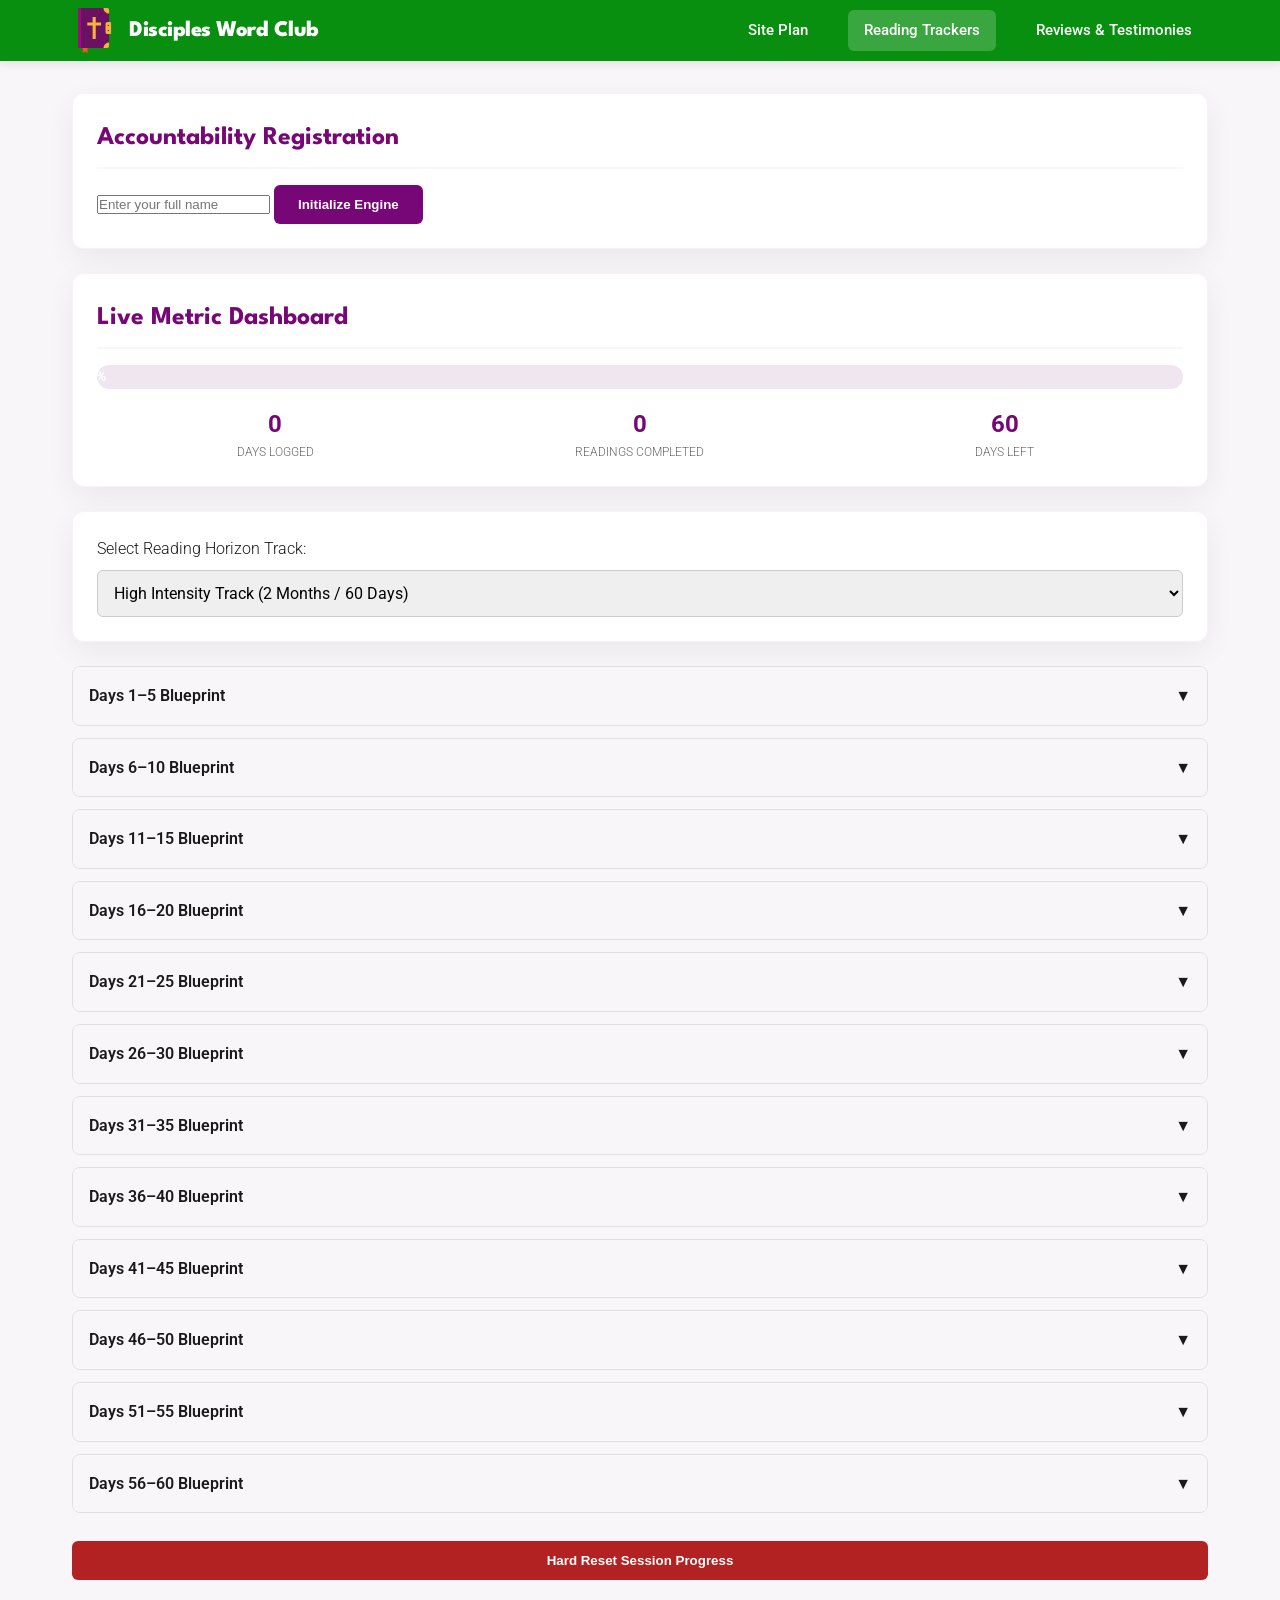
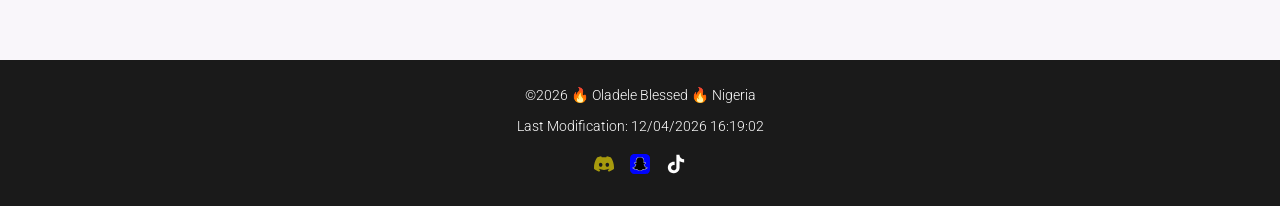
<file: project/trackers.html>
<!DOCTYPE html>
<html lang="en">
<head>
    <meta charset="UTF-8">
    <meta name="viewport" content="width=device-width, initial-scale=1.0">
    <title>Scripture Engine | Disciples Word Club</title>
    <meta name="description" content="Interactive multi-month Bible reading plan tracker utilizing monthly plans and accountablity.">
    <meta name="author" content="Oladele Blessed">
    <link rel="preconnect" href="https://fonts.googleapis.com">
    <link rel="preconnect" href="https://fonts.gstatic.com" crossorigin>
    <link rel="stylesheet" href="https://fonts.googleapis.com/css2?family=League+Spartan:wght@400;600;800&family=Roboto:wght@300;400;500;700&display=swap">
    <link rel="stylesheet" href="styles/siteplan.css">
    <link rel="stylesheet" href="styles/siteplan-large.css">
    <script src="scripts/siteplan.js" defer></script>
</head>
<body>
    <header>
        <div class="header-container">
            <div class="logo-area">
                <img src="images/bible-svgrepo-com.svg" alt="Disciple Bible Logo" width="70" height="70" loading="eager">
                <span class="brand-title">Disciples Word Club</span>
            </div>
            <a href="#" id="hambutton" aria-label="Toggle navigation menu">
                <span></span>
                <span></span>
                <span></span>
            </a>
            <nav id="navmenu">
                <a href="siteplan.html">Site Plan</a>
                <a href="trackers.html" class="active">Reading Trackers</a>
                <a href="review.html">Reviews & Testimonies</a>
            </nav>
        </div>
    </header>

    <main>
        <section class="card sync-panel">
            <h2>Accountability Registration</h2>
            <div class="name-input" id="nameSection">
                <input type="text" id="nameInput" placeholder="Enter your full name" aria-label="User name input">
                <button type="button" id="btnSaveName">Initialize Engine</button>
            </div>
            <div class="welcome" id="welcomeText" style="display:none;"></div>
        </section>

        <section class="card tracking-dashboard">
            <h2>Live Metric Dashboard</h2>
            <div class="progress-bar-container">
                <div class="progress-bar" id="progressBar">0%</div>
            </div>
            <div class="stats">
                <div class="stat">
                    <div class="stat-number" id="completedDays">0</div>
                    <div class="stat-label">Days Logged</div>
                </div>
                <div class="stat">
                    <div class="stat-number" id="totalReadings">0</div>
                    <div class="stat-label">Readings Completed</div>
                </div>
                <div class="stat">
                    <div class="stat-number" id="remainingDays">60</div>
                    <div class="stat-label">Days Left</div>
                </div>
            </div>
        </section>

        <section class="tracker-controls">
            <div class="card selector-card">
                <label for="planSelect">Select Reading Horizon Track:</label>
                <select id="planSelect">
                    <option value="60" selected>High Intensity Track (2 Months / 60 Days)</option>
                    <option value="90">Standard Core Track (3 Months / 90 Days)</option>
                    <option value="180">Balanced Growth Track (6 Months / 180 Days)</option>
                </select>
            </div>
        </section>

        <section class="content-accordion" id="contentAccordion"></section>

        <div class="action-container">
            <button class="reset-button" type="button" id="btnResetProgress">Hard Reset Session Progress</button>
        </div>
    </main>

    <footer>
        <div class="footcon">
            <p>&copy;<span id="currentyear"></span> 🔥 Oladele Blessed 🔥 Nigeria</p>
            <p>Last Modification: <span id="lastModified"></span></p>
        </div>
        <nav class="socialmedia">
            <a href="https://discord.com" target="_blank" rel="noopener"><img src="images/discord-icon-svgrepo-com.svg" alt="Discord" width="20" height="20" loading="lazy"></a>
            <a href="https://snapchat.com" target="_blank" rel="noopener"><img src="images/snapchat-logo-svgrepo-com.svg" alt="Snapchat" width="20" height="20" loading="lazy"></a>
            <a href="https://tiktok.com" target="_blank" rel="noopener"><img src="images/tiktok-svgrepo-com.svg" alt="TikTok" width="20" height="20" loading="lazy"></a>
        </nav>
    </footer>
</body>
</html>
</file>
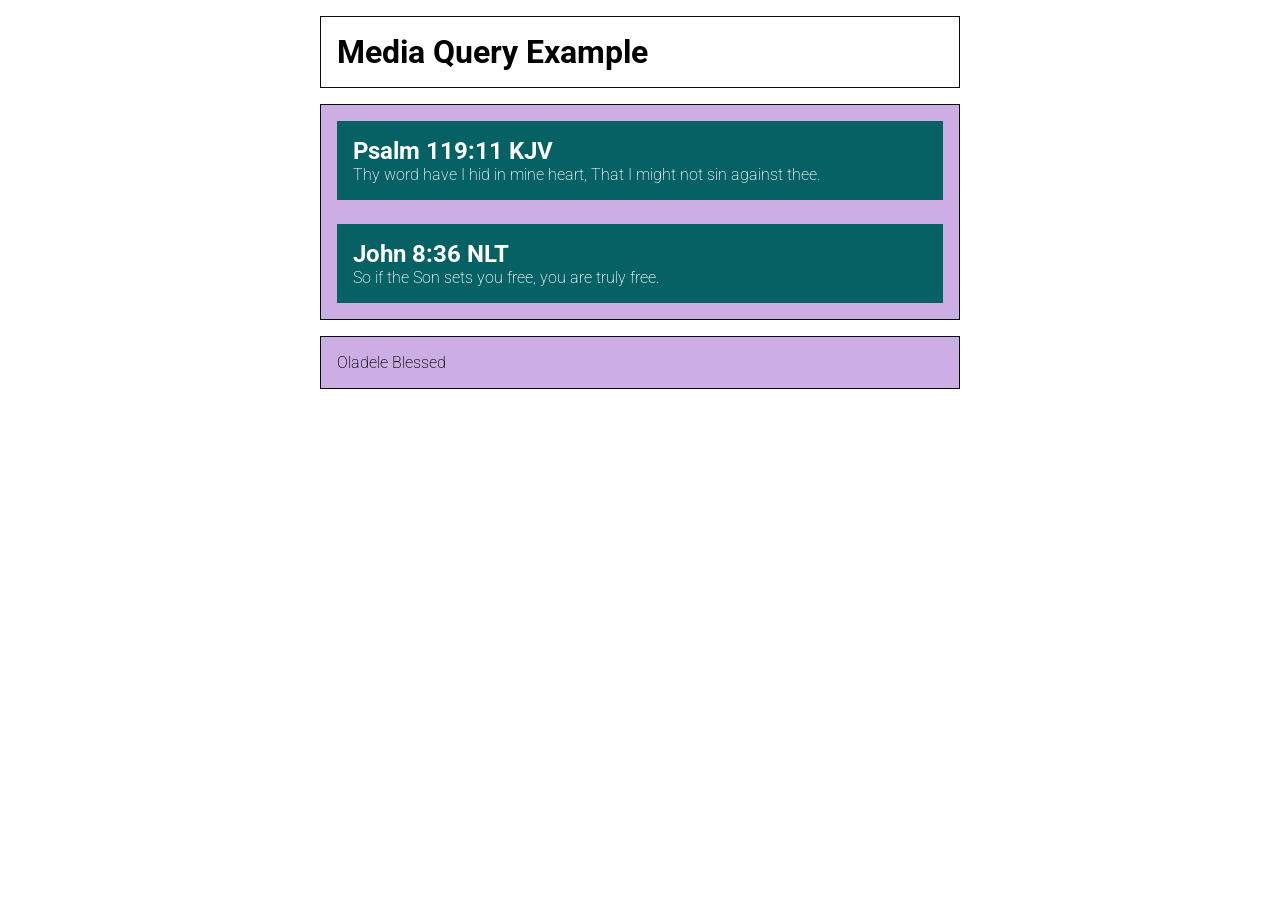
<file: week02/media-query.html>
<!DOCTYPE html>
<html lang="en">

<head>
    <meta charset="UTF-8">
    <meta name="viewport" content="width=device-width, initial-scale=1.0">
    <title>WDD 131 - Media Query</title>
    <meta name="description" content="Media query learning activity week 02 page.">
    <meta name="author" content="Oladele Blessed">
    <link rel="preconnect" href="https://fonts.googleapis.com">
    <link rel="preconnect" href="https://fonts.gstatic.com" crossorigin>
    <link href="https://fonts.googleapis.com/css2?family=Roboto&display=swap" rel="stylesheet">
    <link rel="stylesheet" href="styles/media-query.css">
    <link rel="stylesheet" href="styles/media-query-large.css">
</head>

<body>
    <header>
        <h1>Media Query Example</h1>
    </header>
    <main>
        <section>
            <h2>Psalm 119:11 KJV</h2>
            <p>Thy word have I hid in mine heart, That I might not sin against thee.</p>
        </section>
        <section>
            <h2>John 8:36 NLT</h2>
            <p>So if the Son sets you free, you are truly free.</p>
        </section>
    </main>
    <footer>
        <p>Oladele Blessed</p>
    </footer>
</body>

</html>
</file>
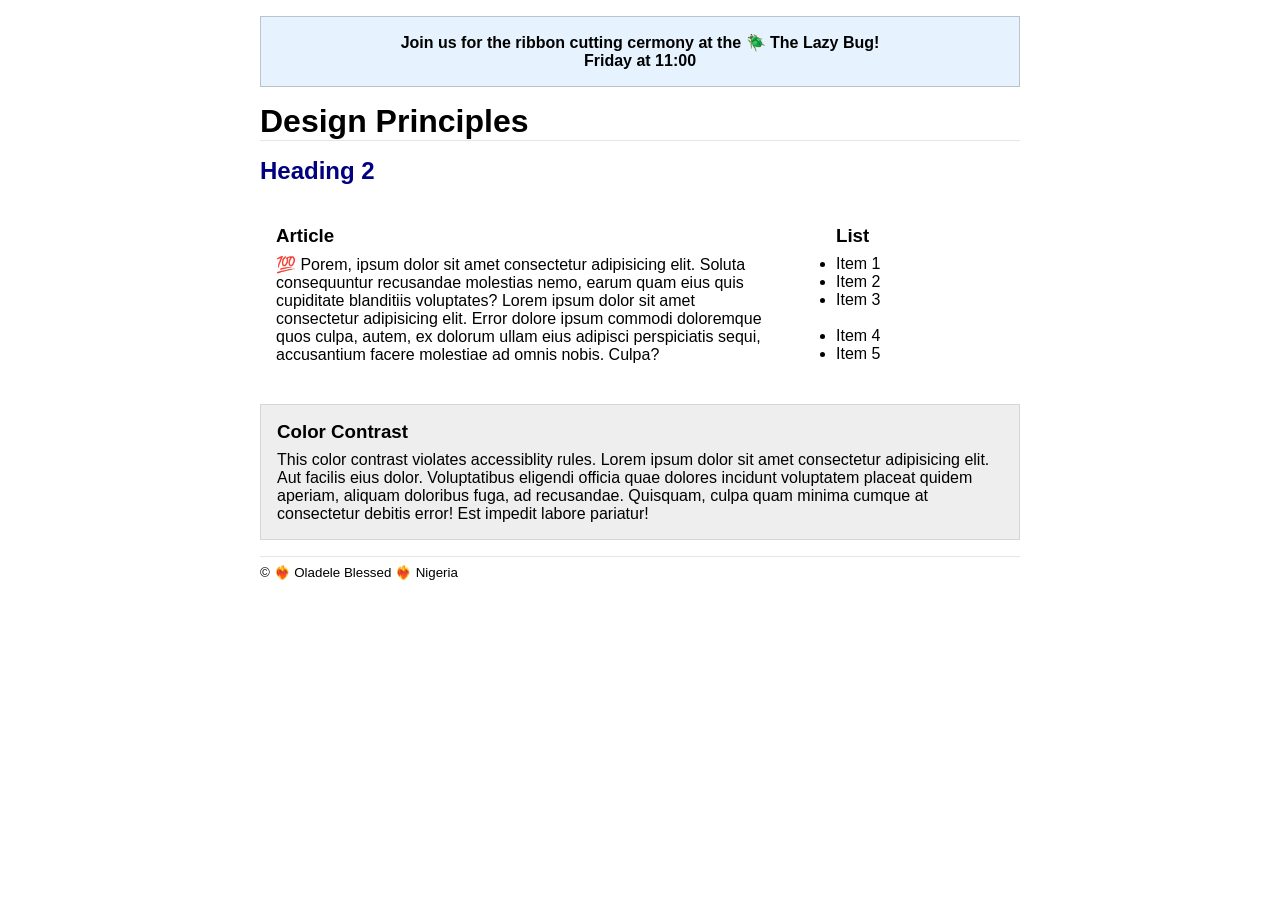
<file: week03/design.html>
<!DOCTYPE html>
<html lang="en">

<head>
    <meta charset="UTF-8">
    <meta name="viewport" content="width=device-width, initial-scale=1.0">
    <title>>WDD 131 - Design Principles Learning Activties - Oladele Blessed</title>
    <meta name="author" content="Oladele Blessed">
    <link rel="stylesheet" href="styles/design.css">
    <link rel="preconnect" href="https://fonts.googleapis.com">
    <link rel="preconnect" href="https://fonts.gstatic.com" crossorigin>
    <link href="https://fonts.googleapis.com/css2?family=League+Spartan:wght@100..900&display=swap" rel="stylesheet">
    <script src="" defer></script>
</head>

<body>
    <header>
        <div class="banner">Join us for the ribbon cutting cermony at the 🪲 The Lazy Bug!<br>Friday at 11:00</div>
        <h1>Design Principles</h1>
    </header>
    <main>
        <h2>Heading 2</h2>
        <section>
            <h3>Article</h3>
            <article>
                <p>💯 Porem, ipsum dolor sit amet consectetur adipisicing elit. Soluta consequuntur recusandae molestias
                    nemo, earum quam eius quis cupiditate blanditiis voluptates? Lorem ipsum dolor sit amet consectetur
                    adipisicing elit. Error dolore ipsum commodi doloremque quos culpa, autem, ex dolorum ullam eius
                    adipisci perspiciatis sequi, accusantium facere molestiae ad omnis nobis. Culpa?</p>
            </article>
        </section>
        <section>
            <h3>List</h3>
            <ul>
                <li>Item 1</li>
                <li>Item 2</li>
                <li>Item 3<br><br></li>
                <li>Item 4</li>
                <li>Item 5</li>
            </ul>
        </section>
        <div class="callout">
            <h3>Color Contrast</h3>
            <p>This color contrast violates accessiblity rules. Lorem ipsum dolor sit amet consectetur adipisicing elit.
                Aut facilis eius dolor. Voluptatibus eligendi officia quae dolores incidunt voluptatem placeat quidem
                aperiam, aliquam doloribus fuga, ad recusandae. Quisquam, culpa quam minima cumque at consectetur
                debitis error! Est impedit labore pariatur!</p>
        </div>
    </main>
    <footer>
        <p>&copy;<span id="currentyear"></span> ❤️‍🔥 Oladele Blessed ❤️‍🔥 Nigeria</p>
        <p id="lastModified"></p>
    </footer>
</body>

</html>
</file>
<file: styles/base.css>
* {
    margin: 0;
    padding: 0;
    box-sizing: border-box;
}

:root {
    --border: 1px solid rgba(5, 4, 4, 0.1);
    --primary-color: rgb(210, 184, 228);
    --secondary-color: rgb(34, 38, 99);
    --heading-font: "Times New Roman", "Georgia", serif;
    --body-font: Arial, Helvetica, sans-serif;
}

main,
footer,
.sep {
    margin: 0 auto;
    max-width: 100%;
}

header {
    margin: 0 auto;
    max-width: 100%;
}

main {
    margin: 0 auto;
    max-width: 100%;
}

body {
    color: white;
    background-color: var(--primary-color);
    font-family: var(--body-font);
}


div,
.sep {
    display: grid;
    align-items: center;
}

#about {
    grid-column: 1/3;
    grid-row: 1/2;
    margin: 1rem;
    padding: 30px;
}

.card {
    grid-row: 1;
}

.card1 {
    display: flex;
    align-items: center;
    gap: 20px;
}

.card1 img {
    width: 220px;
    height: auto;
    float: right;
    margin-left: 10px;
    margin-right: 15px;
    margin-bottom: 5px;
}

#dev {
    grid-column: 3/4;
    grid-row: 1/3;
    margin: 1rem;
}

#course-title,
.about,
.wed,
footer {
    background-color: var(--secondary-color);
}

#course-title,
.about,
.wed {
    font-size: 2rem;
}

#course-title,
h1,
h2 {
    text-align: center;
}

#course-title,
nav a,
.about,
.wed {
    display: block;
}

nav {
    background-color: rgb(77, 7, 99);

}

nav ul {
    display: flex;
    justify-content: space-evenly;
    align-items: center;
    list-style-type: none;
}

nav li {
    flex: 1 1 100%;
}

nav a {
    padding: 20px;
    text-decoration: none;
    font-size: 1.2rem;
}

nav a:hover {
    color: white;
    text-decoration: underline;
}

.me,
.FCT,
h1,
h2 {
    color: black;
}

h2 {
    border-bottom: var(--border);
}

#dev,
.sep {
    border: var(--border);
}

.card2 {
    display: flex;
    align-items: center;
    gap: 20px;
}

.card2 img {
    width: 200px;
    height: auto;
    float: left;
    margin-left: 15px;
    margin-right: 10px;
    margin-top: 5px;
}

span {
    font-weight: 100;
}

.dev ul {
    display: block;
    align-items: center;
    list-style-type: circle;
}

footer {
    margin-top: 1em;
    border-top: var(--border);
    text-align: center;
}
</file>
<file: week01/styles/base.css>
@import url('https://fonts.googleapis.com/css2?family=League+Spartan:wght@100..900&display=swap');

* {
    margin: 0;
    padding: 0;
    box-sizing: border-box;
}

:root {
    --border: 1px solid rgba(5, 4, 4, 0.1);
    --primary-color: rgb(22, 167, 192);
    --secondary-color: rgb(107, 17, 88);
    --heading-font: "Times New Roman", "Georgia", serif;
    --body-font: Arial, Helvetica, sans-serif;
}

main,
footer,
header,
.sep {
    margin: 0 auto;
    max-width: 800px;
}

body {
    color: white;
    font-family: var(--body-font);
}


div,
.sep {
    display: grid;
    align-items: center;
}

#about {
    grid-column: 1/3;
    grid-row: 1/2;
    margin: 1rem;
    padding: 30px;
}

.card1 {
    display: flex;
    align-items: center;
    gap: 20px;
}

.card1 img {
    width: 220px;
    height: auto;
    float: right;
    margin-left: 10px;
    margin-right: 15px;
    margin-bottom: 5px;
}

#dev {
    grid-column: 3/4;
    grid-row: 1/2;
    margin: 1rem;
}

#course-title,
span,
footer {
    background-color: var(--secondary-color);
}

#course-title,
span {
    font-size: 2rem;
}

#course-title,
h1,
h2 {
    text-align: center;
}

#course-title,
nav a,
span {
    display: block;
}

nav {
    background-color: var(--primary-color);

}

nav ul,
{
display: flex;
justify-content: space-evenly;
align-items: center;
list-style-type: none;
}

nav li {
    flex: 1 1 100%;
}

nav a {
    padding: 20px;
    text-decoration: none;
    font-size: 1.2rem;
}

nav a:hover {
    color: var(--accent2-color);
    text-decoration: underline;
}

.me,
.FCT,
h1,
h2 {
    color: black;
}

h2 {
    border-bottom: var(--border);
}

.card2 {
    display: flex;
    align-items: center;
    gap: 20px;
}

.card2 img {
    width: 200px;
    height: auto;
    float: left;
    margin-left: 15px;
    margin-right: 10px;
    margin-top: 5px;
}

span {
    font-weight: 100;
}
</file>
<file: styles/form.css>
*, *::before, *::after {
    margin: 0;
    padding: 0;
    box-sizing: border-box;
}

:root {
    --primary-color: rgb(119, 6, 119);
    --secondary-color: rgb(9, 143, 15);
    --dark-neutral: #1a1a1a;
    --light-bg: #f9f6fa;
    --white: #ffffff;
    --heading-font: "League Spartan", "Times New Roman", serif;
    --body-font: "Roboto", sans-serif;
    --card-shadow: 0 10px 30px rgba(0,0,0,0.06);
    --transition: all 0.3s cubic-bezier(0.25, 0.8, 0.25, 1);
}

body {
    background-color: var(--light-bg);
    color: var(--dark-neutral);
    font-family: var(--body-font);
    font-weight: 300;
    line-height: 1.6;
    display: flex;
    flex-direction: column;
    min-height: 100vh;
}

header {
    background-color: var(--secondary-color);
    position: sticky;
    top: 0;
    z-index: 1000;
    box-shadow: 0 2px 10px rgba(0,0,0,0.1);
}

.header-container {
    max-width: 1200px;
    margin: 0 auto;
    padding: 0.75rem 1rem;
    display: flex;
    align-items: center;
    justify-content: space-between;
}

.logo-area {
    display: flex;
    align-items: center;
    gap: 0.75rem;
}

.brand-title {
    font-family: var(--heading-font);
    font-size: 1.4rem;
    font-weight: 800;
    color: var(--white);
    letter-spacing: -0.5px;
}

.card {
    background: var(--white);
    border-radius: 12px;
    padding: 1.5rem;
    margin-bottom: 1.5rem;
    box-shadow: var(--card-shadow);
    border: 1px solid rgba(119, 6, 119, 0.05);
}

h2{
    font-family: var(--heading-font);
    color: var(--primary-color);
    margin-bottom: 1rem;
    font-size: 1.6rem;
    border-bottom: 2px solid var(--light-bg);
    padding-bottom: 0.5rem; 
}

.styled-form {
    display: flex;
    flex-direction: column;
    gap: 1.25rem;
}
.form-group { display: flex; flex-direction: column; gap: 0.35rem; }
.form-group label { font-weight: 500; }
.req { color: red; margin-left: 2px; }
.optional { font-size: 0.8rem; color: #777; }
.styled-form input[type="text"], .styled-form input[type="date"], .styled-form select, .styled-form textarea {
    padding: 0.75rem;
    border: 1px solid #ccc;
    border-radius: 6px;
    font-family: var(--body-font);
    font-size: 1rem;
}
.checkbox-row { display: flex; flex-direction: column; gap: 0.5rem; margin-top: 0.25rem; }
.check-label { display: flex; align-items: center; gap: 0.5rem; font-weight: 400; }

.star-rating-group {
    display: flex;
    flex-direction: row-reverse;
    justify-content: flex-end;
    gap: 4px;
    font-size: 1.75rem;
}
.star-rating-group input { display: none; }
.star-rating-group label { color: #ccc; cursor: pointer; transition: color 0.15s; }
.star-rating-group input:checked ~ label, .star-rating-group label:hover, .star-rating-group label:hover ~ label {
    color: #ffb703;
}

.submit-button, .reset-button, #btnSaveName {
    padding: 0.75rem 1.5rem;
    background-color: var(--primary-color);
    color: var(--white);
    border: none;
    border-radius: 6px;
    font-weight: 600;
    cursor: pointer;
    transition: var(--transition);
}
.reset-button { background-color: #b22222; width: 100%; margin-top: 1rem; }
.submit-button { background-color: var(--secondary-color); }
.submit-button:hover, .reset-button:hover, #btnSaveName:hover { opacity: 0.9; }

footer {
    background-color: var(--dark-neutral);
    color: var(--white);
    padding: 1.5rem 1rem;
    margin-top: 3rem;
    text-align: center;
}
.footcon p { margin-bottom: 0.5rem; font-size: 0.9rem; }
</file>
<file: styles/form-large.css>
@media screen and (min-width: 561px) {
    .header-container { padding: 0.5rem 2rem; }
    main { padding: 2rem; }
}
</file>
<file: styles/place.css>
*,
*::before,
*::after {
    margin: 0;
    padding: 0;
    box-sizing: border-box;
}

:root {
    --border: 1px solid rgb(12, 10, 10);
    --primary-color: white;
    --back-color: rgb(255, 255, 205);
    --head-color: rgb(3, 68, 3);
    --secondary-color: rgb(10, 114, 24);
    --heading-font: "Times New Roman", 'Roboto', serif;
    --body-font: 'Roboto', sans-serif;
    --max-width: 1100px;
    --spacing-sm: 0.75rem;
    --spacing-md: 1.5rem;
    --spacing-lg: 2.5rem;
}

body {
    font-family: var(--body-font);
    background-color: var(--back-color);
    color: black;
    font-size: 1rem;
}

img {
    max-width: 100%;
    display: block;
}

header {
    background-color: var(--back-color);
    color: var(--secondary-color);
    text-align: center;
    padding: var(--spacing-sm) 0;
}

header h1 {
    font-size: 2.4rem;
    letter-spacing: 0.04em;
}

header,
.tagline {
    font-size: 1.1rem;
    margin-top: 0.3rem;
    opacity: 0.9;
    font-style: italic;
}

.hero {
    position: relative;
    width: 100%;
    overflow: hidden;
    max-height: 380px;
}

.container {
    position: absolute;
    top: 0;
    left: 0;
    width: 100%;
    height: 100%;
    pointer-events: none;
}

.hero picture,
.hero img {
    width: 100%;
    height: 380px;
    object-fit: cover;
    object-position: center;
    display: block;
}

.data {
    position: absolute;
    top: 150px;
    left: 150px;
    background-color: var(--back-color);
    padding: 5px 10px;
    opacity: 0.9;
}

.weather {
    position: absolute;
    bottom: 200px;
    right: 150px;
    background-color: var(--back-color);
    padding: 5px 10px;
    opacity: 0.9;
}

main {
    max-width: var(--max-width);
    margin: 0 auto;
    padding: var(--spacing-md) var(--spacing-sm);
    display: flex;
    flex-direction: column;
    gap: var(--spacing-lg);
}

header .tagline {
    font-size: 1.1rem;
    margin-top: 0.3rem;
    opacity: 0.9;
    font-style: italic;
}

section h2 {
    font-size: 1.65rem;
    color: var(--head-color);
    margin-bottom: var(--spacing-sm);
    padding-bottom: 0.25rem;
}

.weather-heading::after {
    content: "⛅";
    font-size: 1.5rem;
    margin-left: 0.5rem;
    display: none;
}

.data-heading::after {
    font-size: 1.5rem;
    margin-right: 0.5rem;
    display: none;
}

.weather-content,
.data-content {
    display: flex;
    flex-direction: column;
    gap: var(--spacing-sm);
    align-items: flex-start;
}

.weather-svg {
    width: 80px;
    height: 80px;
}

.weather-details p {
    font-size: 1rem;
    margin-bottom: 0.35rem;
}

.data-details p {
    font-size: 1rem;
    margin-top: 0.35rem;
}

.weather-details #wind-chill {
    font-weight: bold;
    color: var(--primary-color);
}

footer {
    background-color: var(--head-color);
    color: var(--secondary-color);
    text-align: center;
    padding: var(--spacing-md) var(--spacing-sm);
    font-size: 0.9rem;
    margin-top: var(--spacing-lg);
}

footer p {
    margin-bottom: 0.3rem;
    opacity: 0.9;
}
</file>
<file: styles/place-large.css>
@media screen and (max-width: 768px) {
    header h1 {
        font-size: 3rem;
    }

    .hero picture,
    .hero img {
        height: 500px;
    }

    .weather-heading::after,
    .data-heading::after {
        display: inline;
    }

    .weather-mobile-icon {
        display: none;
    }

    .weather-content,
    .data-content {
        flex-direction: row;
        align-items: center;
        gap: var(--spacing-lg);
    }

    main {
        padding: var(--spacing-lg) var(--spacing-md);
    }
}

@media (max-width: 480px) {
    .container {
        display: flex;
        flex-wrap: wrap;
        align-items: center;
    }

    .hero picture,
    .hero img {
        height: 560px;
    }
}
</file>
<file: styles/temples.css>
* {
    margin: 0;
    padding: 0;
    box-sizing: border-box;
}

:root {
    --border: 1px solid rgb(12, 10, 10);
    --primary-color: rgb(202, 129, 45);
    --secondary-color: rgb(66, 175, 139);
    --heading-font: "Times New Roman", 'Roboto', serif;
    --body-font: 'Roboto', sans-serif;
}

body {
    color: black;
    font-family: var(--body-font);
    font-weight: 200;
    text-align: center;
}

header,
footer {
    margin: 0 auto;
    max-width: 1200px;
    border: var(--border);
    padding: 1rem;
    background-color: var(--secondary-color);
}

main {
    margin: 0 auto;
    max-width: 1100px;
    align-items: center;
    color: black;
    padding: 30px;
}

.temp {
    font-weight: 500;
    font-size: xx-large;
}

h1 {
    font-weight: 300;
    padding: 20px;
}

.img-container {
    display: grid;
    grid-template-columns: repeat(3, 1fr);
    grid-gap: 0.5rem;
}

h1,
footer {
    text-align: center;
}

nav ul {
    display: flex;
    justify-content: space-around;
    list-style-type: none;
}

nav a:hover {
    color: white;
    text-decoration: underline;
}

header {
    align-items: center;
    display: grid;
    grid-template-columns: 1fr 2fr;
    grid-gap: 1rem;
}

footer {
    margin-top: 1em;
}
</file>
<file: styles/temples-large.css>
@media screen and (max-width: 560px) {

    header,
    footer {
        background-color: var(--primary-color);
    }

    .off-screen-menu {
        background-color: var(--secondary-color);
        height: 100vh;
        width: 100%;
        max-width: 450px;
        position: fixed;
        top: 0;
        right: -400px;
        display: flex;
        flex-direction: column;
        justify-content: center;
        align-items: center;
        text-align: center;
        font-size: 3rem;
        transition: .5s ease;
    }

    .off-screen-menu.active {
        right: 0;
    }

    .ham-container {
        padding: 1rem;
        display: flex;
    }

    .ham-menu {
        height: 50px;
        width: 50px;
        margin-left: auto;
        position: relative;
    }

    .ham-menu span {
        height: 5px;
        width: 100%;
        background-color: grey;
        border-radius: 25px;
        position: absolute;
        top: 50%;
        left: 50%;
        transform: translate(-50%, -50%);
        transition: .5s ease;
    }

    .ham-menu span:nth-child(1) {
        top: 25%;
    }

    .ham-menu span:nth-child(5) {
        top: 75%;
    }

    .off-screen-menu.active span:nth-child(1) {
        top: 50%;
        transform: translate(-50%, -50%) rotate(45deg);
    }

    .off-screen-menu.active span:nth-child(2),
    .off-screen-menu.active span:nth-child(3),
    .off-screen-menu.active span:nth-child(4) {
        opacity: 0;
    }

    .off-screen-menu.active span:nth-child(5) {
        top: 50%;
        transform: translate(-50%, 50%) rotate(-45deg);
    }

    .off-screen-menu div {
        display: flex;
        flex-direction: row;
        text-align: center;
    }

    .img-container,
    .off-screen-menu ul {
        display: flex;
        flex-direction: column;
    }
}
</file>
<file: project/styles/siteplan.css>
/* Custom Reset and Variables Initialization */
*, *::before, *::after {
    margin: 0;
    padding: 0;
    box-sizing: border-box;
}

:root {
    --primary-color: rgb(119, 6, 119);
    --secondary-color: rgb(9, 143, 15);
    --dark-neutral: #1a1a1a;
    --light-bg: #f9f6fa;
    --white: #ffffff;
    --heading-font: "League Spartan", "Times New Roman", serif;
    --body-font: "Roboto", sans-serif;
    --card-shadow: 0 10px 30px rgba(0,0,0,0.06);
    --transition: all 0.3s cubic-bezier(0.25, 0.8, 0.25, 1);
}

body {
    background-color: var(--light-bg);
    color: var(--dark-neutral);
    font-family: var(--body-font);
    font-weight: 300;
    line-height: 1.6;
    display: flex;
    flex-direction: column;
    min-height: 100vh;
}

header {
    background-color: var(--secondary-color);
    position: sticky;
    top: 0;
    z-index: 1000;
    box-shadow: 0 2px 10px rgba(0,0,0,0.1);
}

.header-container {
    max-width: 1200px;
    margin: 0 auto;
    padding: 0.75rem 1rem;
    display: flex;
    align-items: center;
    justify-content: space-between;
}

.logo-area {
    display: flex;
    align-items: center;
    gap: 0.75rem;
}

.logo-area img {
    width: 45px;
    height: 45px;
}

.brand-title {
    font-family: var(--heading-font);
    font-size: 1.4rem;
    font-weight: 800;
    color: var(--white);
    letter-spacing: -0.5px;
}

#hambutton {
    display: flex;
    flex-direction: column;
    justify-content: space-between;
    width: 28px;
    height: 20px;
    cursor: pointer;
}

#hambutton span {
    display: block;
    height: 3px;
    width: 100%;
    background-color: var(--white);
    border-radius: 2px;
    transition: var(--transition);
}

nav#navmenu {
    position: fixed;
    top: 0;
    right: -100%;
    height: 100vh;
    width: 75%;
    max-width: 300px;
    background-color: var(--primary-color);
    display: flex;
    flex-direction: column;
    justify-content: center;
    align-items: center;
    gap: 1.5rem;
    padding: 2rem;
    transition: var(--transition);
    box-shadow: -5px 0 20px rgba(0,0,0,0.15);
}

nav#navmenu.active {
    right: 0;
}

nav#navmenu a {
    color: var(--white);
    text-decoration: none;
    font-size: 1.2rem;
    font-weight: 500;
    padding: 0.5rem 1.5rem;
    width: 100%;
    text-align: center;
    border-radius: 6px;
    border: 1px solid rgba(255,255,255,0.15);
    transition: var(--transition);
}

nav#navmenu a:hover, nav#navmenu a.active {
    background-color: var(--white);
    color: var(--primary-color);
}

#hambutton.active span:nth-child(1) { transform: translateY(8px) rotate(45deg); }
#hambutton.active span:nth-child(2) { opacity: 0; }
#hambutton.active span:nth-child(3) { transform: translateY(-9px) rotate(-45deg); }


main {
    flex: 1;
    max-width: 1200px;
    width: 100%;
    margin: 0 auto;
    padding: 1.5rem 1rem;
}

.card {
    background: var(--white);
    border-radius: 12px;
    padding: 1.5rem;
    margin-bottom: 1.5rem;
    box-shadow: var(--card-shadow);
    border: 1px solid rgba(119, 6, 119, 0.05);
}

h1, h2, h3 {
    font-family: var(--heading-font);
    color: var(--primary-color);
    margin-bottom: 1rem;
}

h1 { font-size: 2.2rem; line-height: 1.1; }
h2 { font-size: 1.6rem; border-bottom: 2px solid var(--light-bg); padding-bottom: 0.5rem; }


.spec-grid {
    display: grid;
    grid-template-columns: 1fr;
    gap: 1rem;
    margin-top: 1rem;
}
.spec-box {
    padding: 1rem;
    border-radius: 6px;
    color: var(--white);
    display: flex;
    flex-direction: column;
}
.color-p { background-color: var(--primary-color); }
.color-s { background-color: var(--secondary-color); }
.font-h { background: #e0cee0; color: var(--primary-color); font-family: var(--heading-font); }
.font-b { background: #d0ebd1; color: var(--secondary-color); font-family: var(--body-font); }

/* Multi-Month Scripture Tracker Presentation Components */
.progress-bar-container {
    background-color: #f0e6f0;
    border-radius: 50px;
    height: 24px;
    overflow: hidden;
    margin: 1rem 0;
}
.progress-bar {
    height: 100%;
    width: 0%;
    background: linear-gradient(90deg, var(--secondary-color) 0%, #17c223 100%);
    color: var(--white);
    font-weight: 700;
    font-size: 0.85rem;
    display: flex;
    align-items: center;
    justify-content: center;
    transition: width 0.4s cubic-bezier(0.4, 0, 0.2, 1);
}
.stats {
    display: grid;
    grid-template-columns: repeat(3, 1fr);
    gap: 0.5rem;
    text-align: center;
}
.stat-number { font-size: 1.5rem; font-weight: 700; color: var(--primary-color); }
.stat-label { font-size: 0.75rem; text-transform: uppercase; color: #666; }

.selector-card select {
    width: 100%;
    padding: 0.75rem;
    border-radius: 6px;
    border: 1px solid #ccc;
    font-family: var(--body-font);
    font-size: 1rem;
    margin-top: 0.5rem;
}

/* Accordion Presentation Layer */
.week-section {
    border: 1px solid #e0e0e0;
    border-radius: 8px;
    margin-bottom: 0.75rem;
    background: var(--white);
    overflow: hidden;
}
.week-header {
    background-color: var(--light-bg);
    padding: 1rem;
    font-weight: 600;
    cursor: pointer;
    display: flex;
    justify-content: space-between;
    align-items: center;
    user-select: none;
}
.week-content { display: none; padding: 0 1rem; }
.week-content.active { display: block; }

.day-item {
    display: flex;
    gap: 1rem;
    padding: 1rem 0;
    border-bottom: 1px solid #f0f0f0;
}
.day-item:last-child { border-bottom: none; }
input[type="checkbox"] {
    width: 20px;
    height: 20px;
    accent-color: var(--secondary-color);
    cursor: pointer;
}
.day-date { font-weight: 700; color: var(--primary-color); }
.reading { font-size: 0.9rem; color: #444; }

/* Input Control Element Styles */
.styled-form {
    display: flex;
    flex-direction: column;
    gap: 1.25rem;
}
.form-group { display: flex; flex-direction: column; gap: 0.35rem; }
.form-group label { font-weight: 500; }
.req { color: red; margin-left: 2px; }
.optional { font-size: 0.8rem; color: #777; }
.styled-form input[type="text"], .styled-form input[type="date"], .styled-form select, .styled-form textarea {
    padding: 0.75rem;
    border: 1px solid #ccc;
    border-radius: 6px;
    font-family: var(--body-font);
    font-size: 1rem;
}
.checkbox-row { display: flex; flex-direction: column; gap: 0.5rem; margin-top: 0.25rem; }
.check-label { display: flex; align-items: center; gap: 0.5rem; font-weight: 400; }


.star-rating-group {
    display: flex;
    flex-direction: row-reverse;
    justify-content: flex-end;
    gap: 4px;
    font-size: 1.75rem;
}
.star-rating-group input { display: none; }
.star-rating-group label { color: #ccc; cursor: pointer; transition: color 0.15s; }
.star-rating-group input:checked ~ label, .star-rating-group label:hover, .star-rating-group label:hover ~ label {
    color: #ffb703;
}

.submit-button, .reset-button, #btnSaveName {
    padding: 0.75rem 1.5rem;
    background-color: var(--primary-color);
    color: var(--white);
    border: none;
    border-radius: 6px;
    font-weight: 600;
    cursor: pointer;
    transition: var(--transition);
}
.reset-button { background-color: #b22222; width: 100%; margin-top: 1rem; }
.submit-button { background-color: var(--secondary-color); }
.submit-button:hover, .reset-button:hover, #btnSaveName:hover { opacity: 0.9; }


.testimony-card {
    background: var(--light-bg);
    border-left: 4px solid var(--primary-color);
    padding: 1.25rem;
    border-radius: 0 8px 8px 0;
    margin-top: 1rem;
}
blockquote { font-style: italic; font-weight: 400; margin-bottom: 0.5rem; }
cite { font-size: 0.85rem; font-weight: 600; color: #555; }


footer {
    background-color: var(--dark-neutral);
    color: var(--white);
    padding: 1.5rem 1rem;
    margin-top: 3rem;
    text-align: center;
}
.footcon p { margin-bottom: 0.5rem; font-size: 0.9rem; }
.ref-link { color: #aaa; text-decoration: underline; }
.socialmedia { display: flex; justify-content: center; gap: 1rem; margin-top: 1rem; }
.socialmedia img { filter: invert(1); transition: var(--transition); }
.socialmedia img:hover { transform: translateY(-3px); }
</file>
<file: project/styles/siteplan-large.css>
@media screen and (min-width: 561px) {
    .header-container { padding: 0.5rem 2rem; }
    #hambutton { display: none; }
    
    nav#navmenu {
        position: static;
        height: auto;
        width: auto;
        max-width: none;
        background-color: transparent;
        flex-direction: row;
        padding: 0;
        box-shadow: none;
    }
    
    nav#navmenu a {
        width: auto;
        font-size: 0.95rem;
        padding: 0.5rem 1rem;
        border: none;
    }
    
    nav#navmenu a:hover, nav#navmenu a.active {
        background-color: rgba(255,255,255,0.2);
        color: var(--white);
    }

    main { padding: 2rem; }
    .grid-two-col { display: grid; grid-template-columns: 1fr 1fr; gap: 1.5rem; }
    .spec-grid { grid-template-columns: repeat(4, 1fr); }
    .checkbox-row { flex-direction: row; gap: 1.5rem; }
}
</file>
<file: week02/styles/media-query.css>
* {
    margin: 0;
    padding: 0;
    box-sizing: border-box;
}

:root {
    --border: 1px solid rgb(12, 10, 10);
    --primary-color: rgb(205, 174, 228);
    --secondary-color: rgb(5, 97, 100);
    --heading-font: "Times New Roman", 'Roboto', serif;
    --body-font: 'Roboto', sans-serif;
}

body {
    font-family: var(--body-font);
    font-weight: 200;
}

header,
main,
footer {
    max-width: 640px;
    margin: 1rem auto;
    border: var(--border);
    padding: 1rem;
    background-color: var(--primary-color);
}

main {
    display: grid;
    grid-template-columns: 1fr;
    grid-gap: 1rem;
}

section {
    color: white;
    padding: 1rem;
    background-color: var(--secondary-color);
}
</file>
<file: week02/styles/media-query-large.css>
@media screen and (min-width: 500px) {
    header {
        background-color: white;
    }

    main {
        grid-template-columns: 1fr;
        grid-gap: 1.5rem;
    }
}
</file>
<file: week03/styles/design.css>
/* Universal Selector */
* {
    box-sizing: border-box;
    margin: 0;
    padding: 0;
}

/* HTML Element Selectors */
body {
    font-family: Roboto, helvetica, sans-serif;
    margin: 1rem;
}

header,
main,
footer {
    max-width: 760px;
    margin: 0 auto;
}

h1 {
    border-bottom: 1px solid rgb(0 0 0 / 0.1);
    margin: 1rem 0;
}

main {
    display: grid;
    grid-template-columns: 1fr 200px;
    grid-gap: 1.5rem;
}

section {
    padding: 1rem;
}

h2 {
    color: navy;
    grid-column: 1/3;
}

h3 {
    margin-bottom: 0.5rem;
}

footer {
    margin-top: 1rem;
    border-top: 1px solid rgb(0 0 0 / 0.1);
    padding: 0.5rem 0;
    font-size: smaller;
}

/* Class Selectors */
.banner {
    border: 1px solid rgb(0 0 0 / 0.2);
    padding: 1rem;
    background-color: rgb(230 243 254 / 1);
    font-weight: 700;
    word-break: break-word;
    text-align: center;
}

.callout {
    border: 1px solid rgb(0 0 0 / 0.1);
    color: #000;
    background-color: #eee;
    grid-column: 1/3;
    padding: 1rem;
}
</file>
